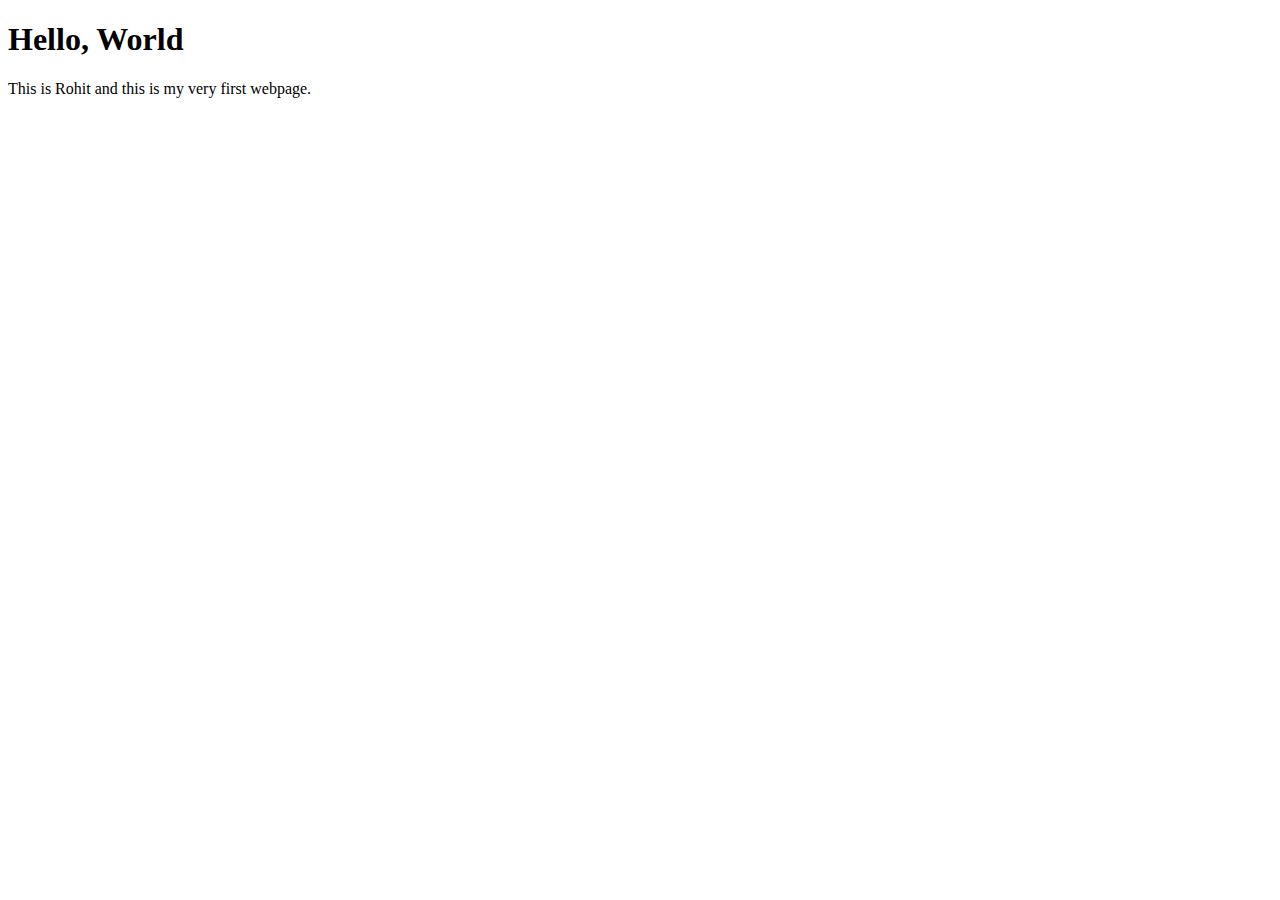
<file: index.html>
<!DOCTYPE html>
<html lang="en">
  <head>
    <meta charset="UTF-8" />
    <meta http-equiv="X-UA-Compatible" content="IE=edge" />
    <meta name="viewport" content="width=device-width, initial-scale=1.0" />
    <title>My First Webpage</title>
  </head>
  <body>
    <h1>Hello, World</h1>
    <p>This is Rohit and this is my very first webpage.</p>
  </body>
</html>
</file>
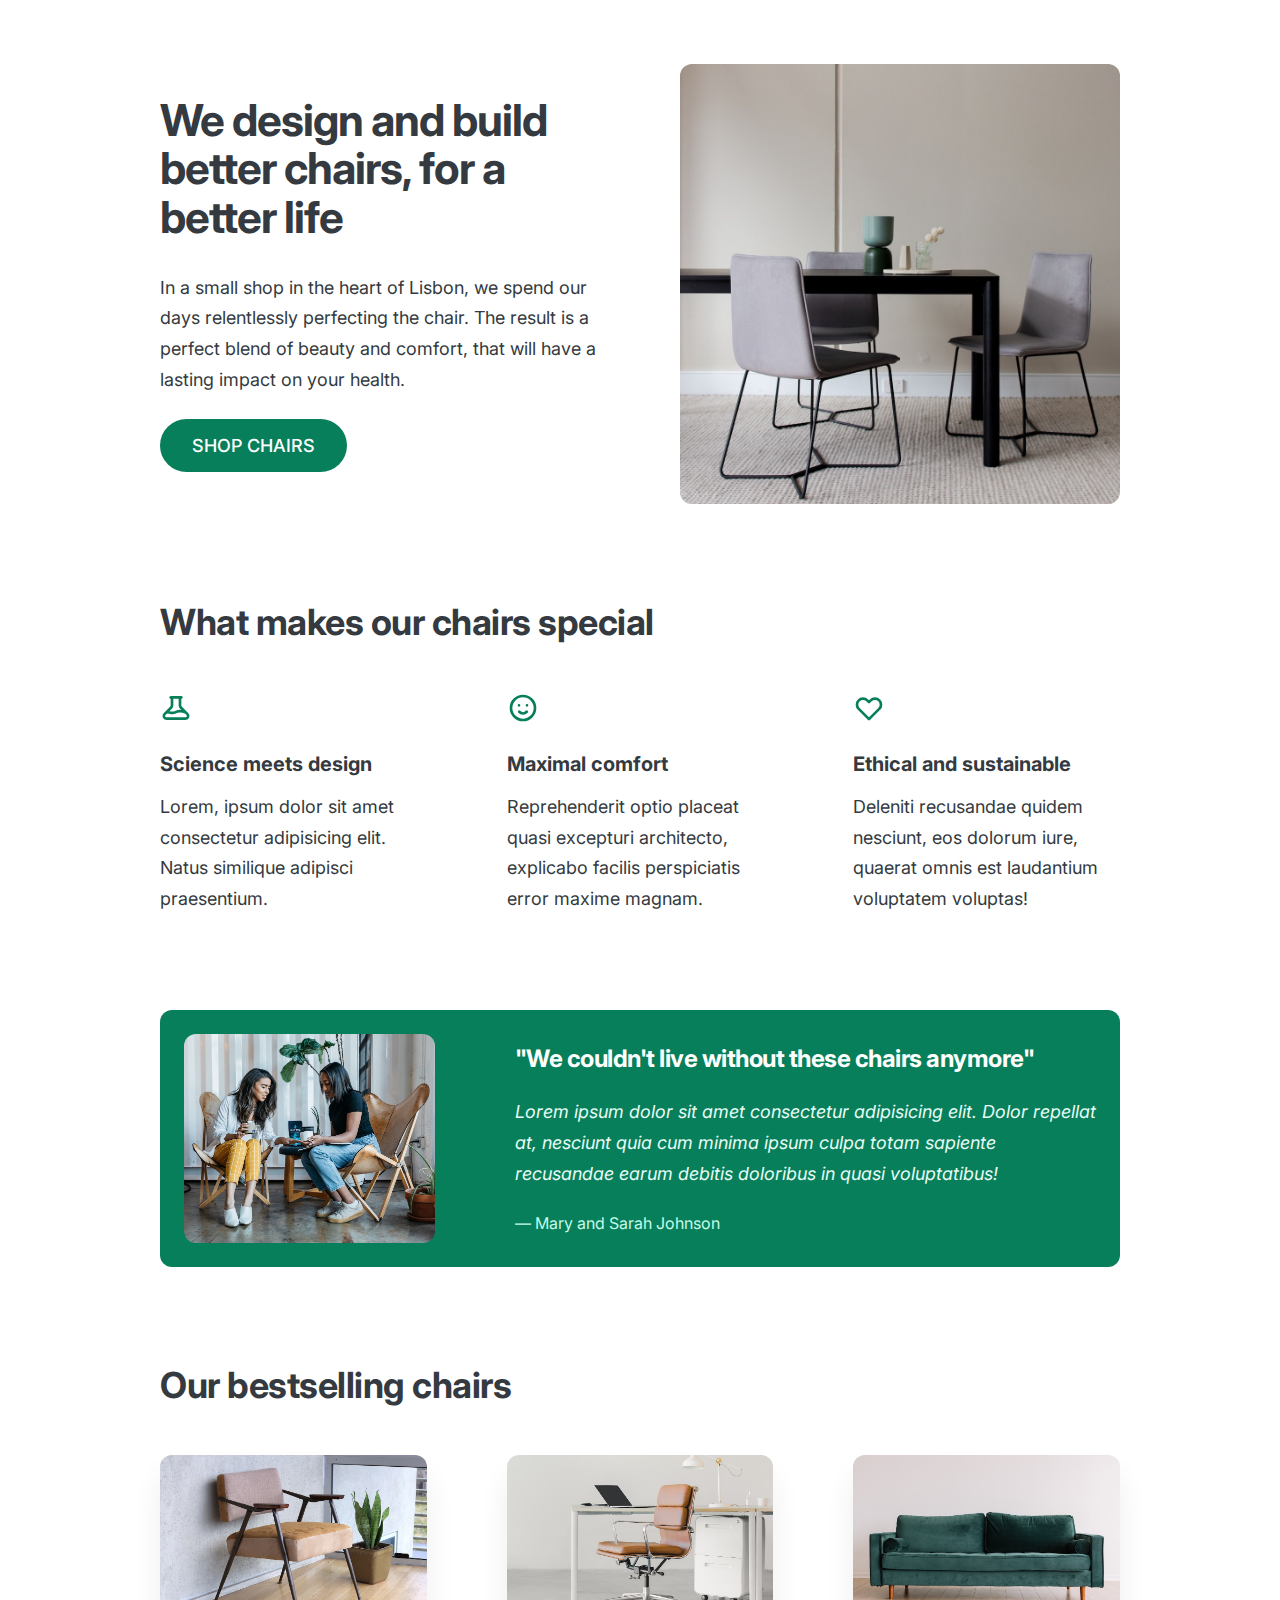
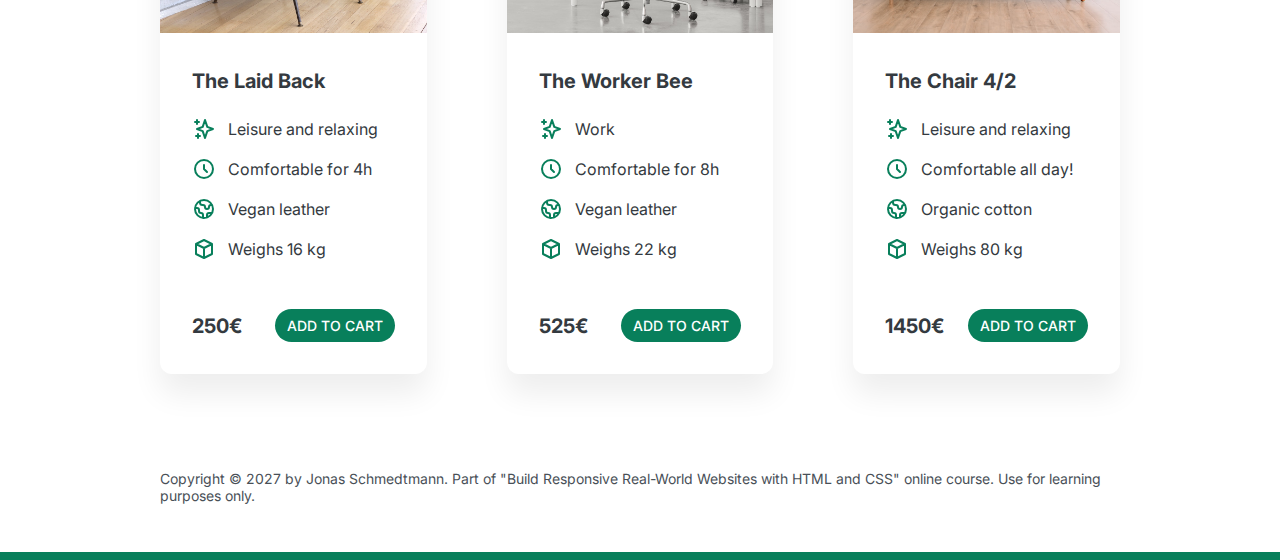
<file: 05-Design/index.html>
<!DOCTYPE html>
<html lang="en">
  <head>
    <meta charset="UTF-8" />
    <meta http-equiv="X-UA-Compatible" content="IE=edge" />
    <meta name="viewport" content="width=device-width, initial-scale=1.0" />
    <link rel="preconnect" href="https://fonts.googleapis.com" />
    <link rel="preconnect" href="https://fonts.gstatic.com" crossorigin />
    <link
      href="https://fonts.googleapis.com/css2?family=Inter:wght@400;500;600;700&display=swap"
      rel="stylesheet"
    />
    <link rel="stylesheet" href="style.css" />
    <title>Lisbon Chair Shop</title>
  </head>
  <body>
    <div class="container">
      <header>
        <div class="header-text-box">
          <h1>We design and build better chairs, for a better life</h1>
          <p class="header-text">
            In a small shop in the heart of Lisbon, we spend our days
            relentlessly perfecting the chair. The result is a perfect blend of
            beauty and comfort, that will have a lasting impact on your health.
          </p>
          <a class="btn btn--big" href="#">Shop chairs</a>
        </div>
        <img src="hero.jpg" alt="Photo" />
      </header>

      <section>
        <h2>What makes our chairs special</h2>
        <div class="grid-3-cols">
          <div>
            <svg
              xmlns="http://www.w3.org/2000/svg"
              class="features-icon"
              fill="none"
              viewBox="0 0 24 24"
              stroke="currentColor"
            >
              <path
                stroke-linecap="round"
                stroke-linejoin="round"
                stroke-width="2"
                d="M19.428 15.428a2 2 0 00-1.022-.547l-2.387-.477a6 6 0 00-3.86.517l-.318.158a6 6 0 01-3.86.517L6.05 15.21a2 2 0 00-1.806.547M8 4h8l-1 1v5.172a2 2 0 00.586 1.414l5 5c1.26 1.26.367 3.414-1.415 3.414H4.828c-1.782 0-2.674-2.154-1.414-3.414l5-5A2 2 0 009 10.172V5L8 4z"
              />
            </svg>
            <p class="features-title"><strong>Science meets design</strong></p>
            <p class="features-text">
              Lorem, ipsum dolor sit amet consectetur adipisicing elit. Natus
              similique adipisci praesentium.
            </p>
          </div>

          <div>
            <svg
              xmlns="http://www.w3.org/2000/svg"
              class="features-icon"
              fill="none"
              viewBox="0 0 24 24"
              stroke="currentColor"
            >
              <path
                stroke-linecap="round"
                stroke-linejoin="round"
                stroke-width="2"
                d="M14.828 14.828a4 4 0 01-5.656 0M9 10h.01M15 10h.01M21 12a9 9 0 11-18 0 9 9 0 0118 0z"
              />
            </svg>
            <p class="features-title">
              <strong>Maximal comfort</strong>
            </p>
            <p class="features-text">
              Reprehenderit optio placeat quasi excepturi architecto, explicabo
              facilis perspiciatis error maxime magnam.
            </p>
          </div>

          <div>
            <svg
              xmlns="http://www.w3.org/2000/svg"
              class="features-icon"
              fill="none"
              viewBox="0 0 24 24"
              stroke="currentColor"
            >
              <path
                stroke-linecap="round"
                stroke-linejoin="round"
                stroke-width="2"
                d="M4.318 6.318a4.5 4.5 0 000 6.364L12 20.364l7.682-7.682a4.5 4.5 0 00-6.364-6.364L12 7.636l-1.318-1.318a4.5 4.5 0 00-6.364 0z"
              />
            </svg>
            <p class="features-title">
              <strong>Ethical and sustainable</strong>
            </p>
            <p class="features-text">
              Deleniti recusandae quidem nesciunt, eos dolorum iure, quaerat
              omnis est laudantium voluptatem voluptas!
            </p>
          </div>
        </div>
      </section>

      <section class="testimonial-section">
        <div class="grid-3-cols">
          <img src="customers.jpg" alt="People sitting on chairs" />
          <div class="testimonial-box">
            <h2>"We couldn't live without these chairs anymore"</h2>
            <blockquote class="testimonial-text">
              Lorem ipsum dolor sit amet consectetur adipisicing elit. Dolor
              repellat at, nesciunt quia cum minima ipsum culpa totam sapiente
              recusandae earum debitis doloribus in quasi voluptatibus!
            </blockquote>
            <p class="testimonial-author">&mdash; Mary and Sarah Johnson</p>
          </div>
        </div>
      </section>

      <section>
        <h2>Our bestselling chairs</h2>
        <div class="grid-3-cols">
          <figure class="chair">
            <img src="chair-1.jpg" alt="Chair" />
            <div class="chair-box">
              <h3>The Laid Back</h3>
              <ul class="chair-details">
                <li>
                  <svg
                    xmlns="http://www.w3.org/2000/svg"
                    class="chair-icon"
                    fill="none"
                    viewBox="0 0 24 24"
                    stroke="currentColor"
                  >
                    <path
                      stroke-linecap="round"
                      stroke-linejoin="round"
                      stroke-width="2"
                      d="M5 3v4M3 5h4M6 17v4m-2-2h4m5-16l2.286 6.857L21 12l-5.714 2.143L13 21l-2.286-6.857L5 12l5.714-2.143L13 3z"
                    />
                  </svg>
                  <!-- Span is a generic INLINE text element, it doesn't have any meaning. It's like a div element, but inline -->
                  <span>Leisure and relaxing</span>
                </li>
                <li>
                  <svg
                    xmlns="http://www.w3.org/2000/svg"
                    class="chair-icon"
                    fill="none"
                    viewBox="0 0 24 24"
                    stroke="currentColor"
                  >
                    <path
                      stroke-linecap="round"
                      stroke-linejoin="round"
                      stroke-width="2"
                      d="M12 8v4l3 3m6-3a9 9 0 11-18 0 9 9 0 0118 0z"
                    />
                  </svg>
                  <span>Comfortable for 4h</span>
                </li>
                <li>
                  <svg
                    xmlns="http://www.w3.org/2000/svg"
                    class="chair-icon"
                    fill="none"
                    viewBox="0 0 24 24"
                    stroke="currentColor"
                  >
                    <path
                      stroke-linecap="round"
                      stroke-linejoin="round"
                      stroke-width="2"
                      d="M3.055 11H5a2 2 0 012 2v1a2 2 0 002 2 2 2 0 012 2v2.945M8 3.935V5.5A2.5 2.5 0 0010.5 8h.5a2 2 0 012 2 2 2 0 104 0 2 2 0 012-2h1.064M15 20.488V18a2 2 0 012-2h3.064M21 12a9 9 0 11-18 0 9 9 0 0118 0z"
                    />
                  </svg>
                  <span>Vegan leather</span>
                </li>
                <li>
                  <svg
                    xmlns="http://www.w3.org/2000/svg"
                    class="chair-icon"
                    fill="none"
                    viewBox="0 0 24 24"
                    stroke="currentColor"
                  >
                    <path
                      stroke-linecap="round"
                      stroke-linejoin="round"
                      stroke-width="2"
                      d="M20 7l-8-4-8 4m16 0l-8 4m8-4v10l-8 4m0-10L4 7m8 4v10M4 7v10l8 4"
                    />
                  </svg>
                  <span>Weighs 16 kg</span>
                </li>
              </ul>
              <div class="chair-price">
                <strong>250€</strong>
                <a href="#" class="btn btn--small">Add to cart</a>
              </div>
            </div>
          </figure>

          <figure class="chair">
            <img src="chair-2.jpg" alt="Chair" />
            <div class="chair-box">
              <h3>The Worker Bee</h3>
              <ul class="chair-details">
                <li>
                  <svg
                    xmlns="http://www.w3.org/2000/svg"
                    class="chair-icon"
                    fill="none"
                    viewBox="0 0 24 24"
                    stroke="currentColor"
                  >
                    <path
                      stroke-linecap="round"
                      stroke-linejoin="round"
                      stroke-width="2"
                      d="M5 3v4M3 5h4M6 17v4m-2-2h4m5-16l2.286 6.857L21 12l-5.714 2.143L13 21l-2.286-6.857L5 12l5.714-2.143L13 3z"
                    />
                  </svg>
                  <span>Work</span>
                </li>
                <li>
                  <svg
                    xmlns="http://www.w3.org/2000/svg"
                    class="chair-icon"
                    fill="none"
                    viewBox="0 0 24 24"
                    stroke="currentColor"
                  >
                    <path
                      stroke-linecap="round"
                      stroke-linejoin="round"
                      stroke-width="2"
                      d="M12 8v4l3 3m6-3a9 9 0 11-18 0 9 9 0 0118 0z"
                    />
                  </svg>
                  <span>Comfortable for 8h</span>
                </li>
                <li>
                  <svg
                    xmlns="http://www.w3.org/2000/svg"
                    class="chair-icon"
                    fill="none"
                    viewBox="0 0 24 24"
                    stroke="currentColor"
                  >
                    <path
                      stroke-linecap="round"
                      stroke-linejoin="round"
                      stroke-width="2"
                      d="M3.055 11H5a2 2 0 012 2v1a2 2 0 002 2 2 2 0 012 2v2.945M8 3.935V5.5A2.5 2.5 0 0010.5 8h.5a2 2 0 012 2 2 2 0 104 0 2 2 0 012-2h1.064M15 20.488V18a2 2 0 012-2h3.064M21 12a9 9 0 11-18 0 9 9 0 0118 0z"
                    />
                  </svg>
                  <span>Vegan leather</span>
                </li>
                <li>
                  <svg
                    xmlns="http://www.w3.org/2000/svg"
                    class="chair-icon"
                    fill="none"
                    viewBox="0 0 24 24"
                    stroke="currentColor"
                  >
                    <path
                      stroke-linecap="round"
                      stroke-linejoin="round"
                      stroke-width="2"
                      d="M20 7l-8-4-8 4m16 0l-8 4m8-4v10l-8 4m0-10L4 7m8 4v10M4 7v10l8 4"
                    />
                  </svg>
                  <span>Weighs 22 kg</span>
                </li>
              </ul>
              <div class="chair-price">
                <strong>525€</strong>
                <a href="#" class="btn btn--small">Add to cart</a>
              </div>
            </div>
          </figure>

          <figure class="chair">
            <img src="chair-3.jpg" alt="Chair" />
            <div class="chair-box">
              <h3>The Chair 4/2</h3>
              <ul class="chair-details">
                <li>
                  <svg
                    xmlns="http://www.w3.org/2000/svg"
                    class="chair-icon"
                    fill="none"
                    viewBox="0 0 24 24"
                    stroke="currentColor"
                  >
                    <path
                      stroke-linecap="round"
                      stroke-linejoin="round"
                      stroke-width="2"
                      d="M5 3v4M3 5h4M6 17v4m-2-2h4m5-16l2.286 6.857L21 12l-5.714 2.143L13 21l-2.286-6.857L5 12l5.714-2.143L13 3z"
                    />
                  </svg>
                  <span>Leisure and relaxing</span>
                </li>
                <li>
                  <svg
                    xmlns="http://www.w3.org/2000/svg"
                    class="chair-icon"
                    fill="none"
                    viewBox="0 0 24 24"
                    stroke="currentColor"
                  >
                    <path
                      stroke-linecap="round"
                      stroke-linejoin="round"
                      stroke-width="2"
                      d="M12 8v4l3 3m6-3a9 9 0 11-18 0 9 9 0 0118 0z"
                    />
                  </svg>
                  <span>Comfortable all day!</span>
                </li>
                <li>
                  <svg
                    xmlns="http://www.w3.org/2000/svg"
                    class="chair-icon"
                    fill="none"
                    viewBox="0 0 24 24"
                    stroke="currentColor"
                  >
                    <path
                      stroke-linecap="round"
                      stroke-linejoin="round"
                      stroke-width="2"
                      d="M3.055 11H5a2 2 0 012 2v1a2 2 0 002 2 2 2 0 012 2v2.945M8 3.935V5.5A2.5 2.5 0 0010.5 8h.5a2 2 0 012 2 2 2 0 104 0 2 2 0 012-2h1.064M15 20.488V18a2 2 0 012-2h3.064M21 12a9 9 0 11-18 0 9 9 0 0118 0z"
                    />
                  </svg>
                  <span>Organic cotton</span>
                </li>
                <li>
                  <svg
                    xmlns="http://www.w3.org/2000/svg"
                    class="chair-icon"
                    fill="none"
                    viewBox="0 0 24 24"
                    stroke="currentColor"
                  >
                    <path
                      stroke-linecap="round"
                      stroke-linejoin="round"
                      stroke-width="2"
                      d="M20 7l-8-4-8 4m16 0l-8 4m8-4v10l-8 4m0-10L4 7m8 4v10M4 7v10l8 4"
                    />
                  </svg>
                  <span>Weighs 80 kg</span>
                </li>
              </ul>
              <div class="chair-price">
                <strong>1450€</strong>
                <a href="#" class="btn btn--small">Add to cart</a>
              </div>
            </div>
          </figure>
        </div>
      </section>

      <footer>
        Copyright &copy; 2027 by Jonas Schmedtmann. Part of "Build Responsive
        Real-World Websites with HTML and CSS" online course. Use for learning
        purposes only.
      </footer>
    </div>
  </body>
</html>
</file>
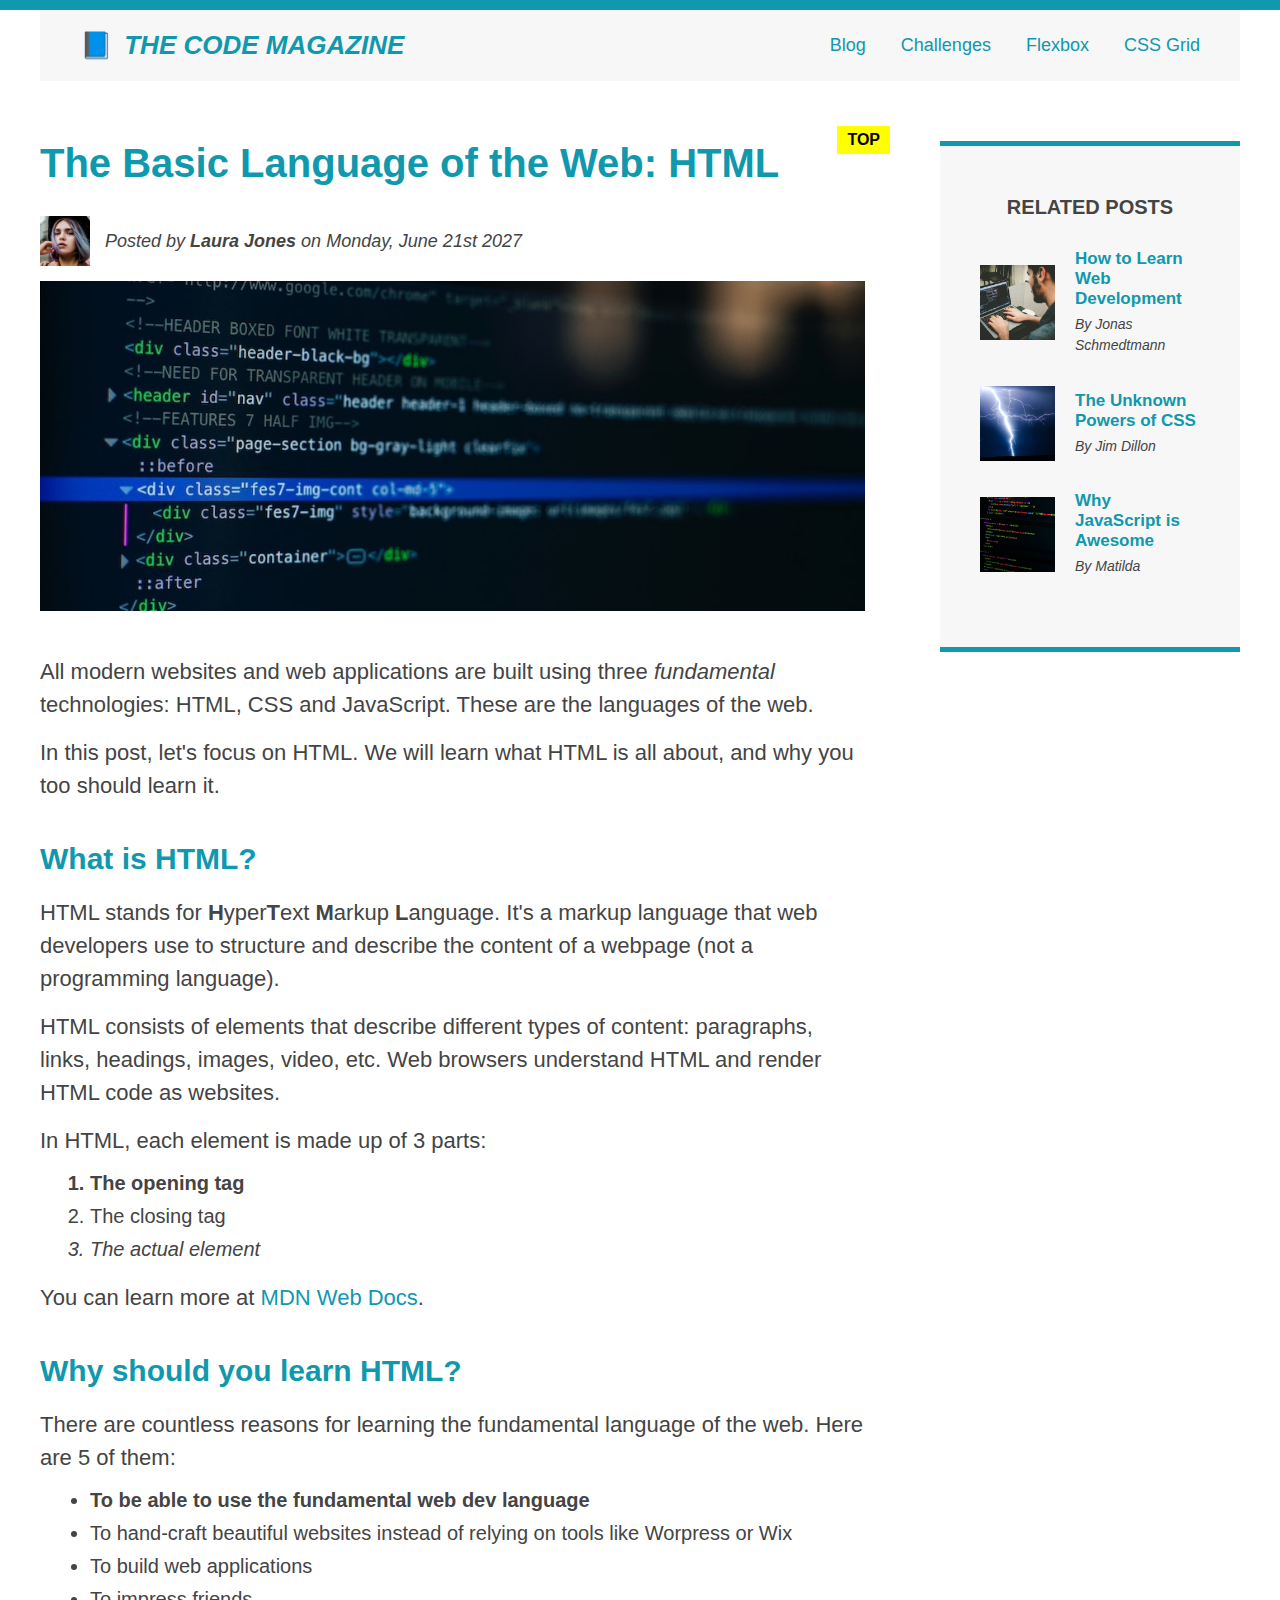
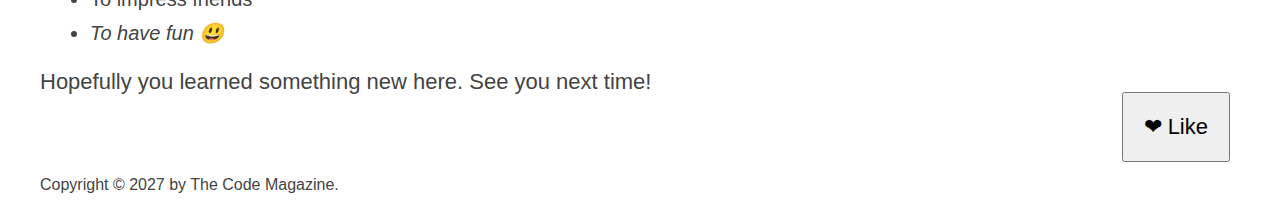
<file: HTML Fundamentals/index.html>
<!DOCTYPE html>
<html lang="en">
  <head>
    <meta charset="UTF-8" />
    <link href="style.css" rel="stylesheet" />
    <title>The Basic Language of the Web: HTML</title>
  </head>

  <body>
    <div class="container">
      <header class="main-header clearfix">
        <h1>📘 The Code Magazine</h1>

        <nav>
          <a href="blog.html">Blog</a>
          <a href="#">Challenges</a>
          <a href="flexbox.html">Flexbox</a>
          <a href="css-grid.html">CSS Grid</a>
        </nav>

        <!-- as part of first solution to float -->
        <!-- <div class="clear"></div>  -->
      </header>
      <!-- Only neccesary for flexbox -->
      <!-- <div class="row"> -->
      <article>
        <header class="post-header">
          <h2>The Basic Language of the Web: HTML</h2>
          <div class="author-box">
            <img
              src="img/laura-jones.jpg"
              alt="Headshot of Laura Jones"
              height="50"
              width="50"
              class="author-img"
            />

            <p id="author" class="author">
              Posted by <strong>Laura Jones</strong> on Monday, June 21st 2027
            </p>
          </div>
          <img
            src="img/post-img.jpg"
            alt="HTML code on a screen"
            width="500"
            height="200"
            class="post-img"
          />
        </header>

        <p>
          All modern websites and web applications are built using three
          <em>fundamental</em>
          technologies: HTML, CSS and JavaScript. These are the languages of the
          web.
        </p>

        <p>
          In this post, let's focus on HTML. We will learn what HTML is all
          about, and why you too should learn it.
        </p>

        <h3>What is HTML?</h3>
        <p>
          HTML stands for <strong>H</strong>yper<strong>T</strong>ext
          <strong>M</strong>arkup <strong>L</strong>anguage. It's a markup
          language that web developers use to structure and describe the content
          of a webpage (not a programming language).
        </p>
        <p>
          HTML consists of elements that describe different types of content:
          paragraphs, links, headings, images, video, etc. Web browsers
          understand HTML and render HTML code as websites.
        </p>
        <p>In HTML, each element is made up of 3 parts:</p>

        <ol>
          <li>The opening tag</li>
          <li>The closing tag</li>
          <li>The actual element</li>
        </ol>

        <p>
          You can learn more at
          <a
            href="https://developer.mozilla.org/en-US/docs/Web/HTML"
            target="_blank"
            >MDN Web Docs</a
          >.
        </p>

        <h3>Why should you learn HTML?</h3>

        <p>
          There are countless reasons for learning the fundamental language of
          the web. Here are 5 of them:
        </p>

        <ul>
          <li>To be able to use the fundamental web dev language</li>
          <li>
            To hand-craft beautiful websites instead of relying on tools like
            Worpress or Wix
          </li>
          <li>To build web applications</li>
          <li>To impress friends</li>
          <li>To have fun 😃</li>
        </ul>

        <p>Hopefully you learned something new here. See you next time!</p>
      </article>

      <aside>
        <h4>Related posts</h4>

        <ul class="related">
          <li class="related-post">
            <img
              src="img/related-1.jpg"
              alt="Person programming"
              width="75"
              height="75"
            />
            <div>
              <a href="#" class="related-link">How to Learn Web Development</a>
              <p class="related-author">By Jonas Schmedtmann</p>
            </div>
          </li>
          <li class="related-post">
            <img
              src="img/related-2.jpg"
              alt="Lightning"
              width="75"
              height="75"
            />
            <div>
              <a href="#" class="related-link">The Unknown Powers of CSS</a>
              <p class="related-author">By Jim Dillon</p>
            </div>
          </li>
          <li class="related-post">
            <img
              src="img/related-3.jpg"
              alt="JavaScript code on a screen"
              width="75"
              height="75"
            />
            <div>
              <a href="#" class="related-link">Why JavaScript is Awesome</a>
              <p class="related-author">By Matilda</p>
            </div>
          </li>
        </ul>
      </aside>
      <!-- </div> -->

      <footer>
        <p id="copyright" class="copyright text">
          Copyright &copy; 2027 by The Code Magazine.
        </p>
      </footer>
    </div>
    <button>❤ Like</button>
  </body>
</html>
</file>
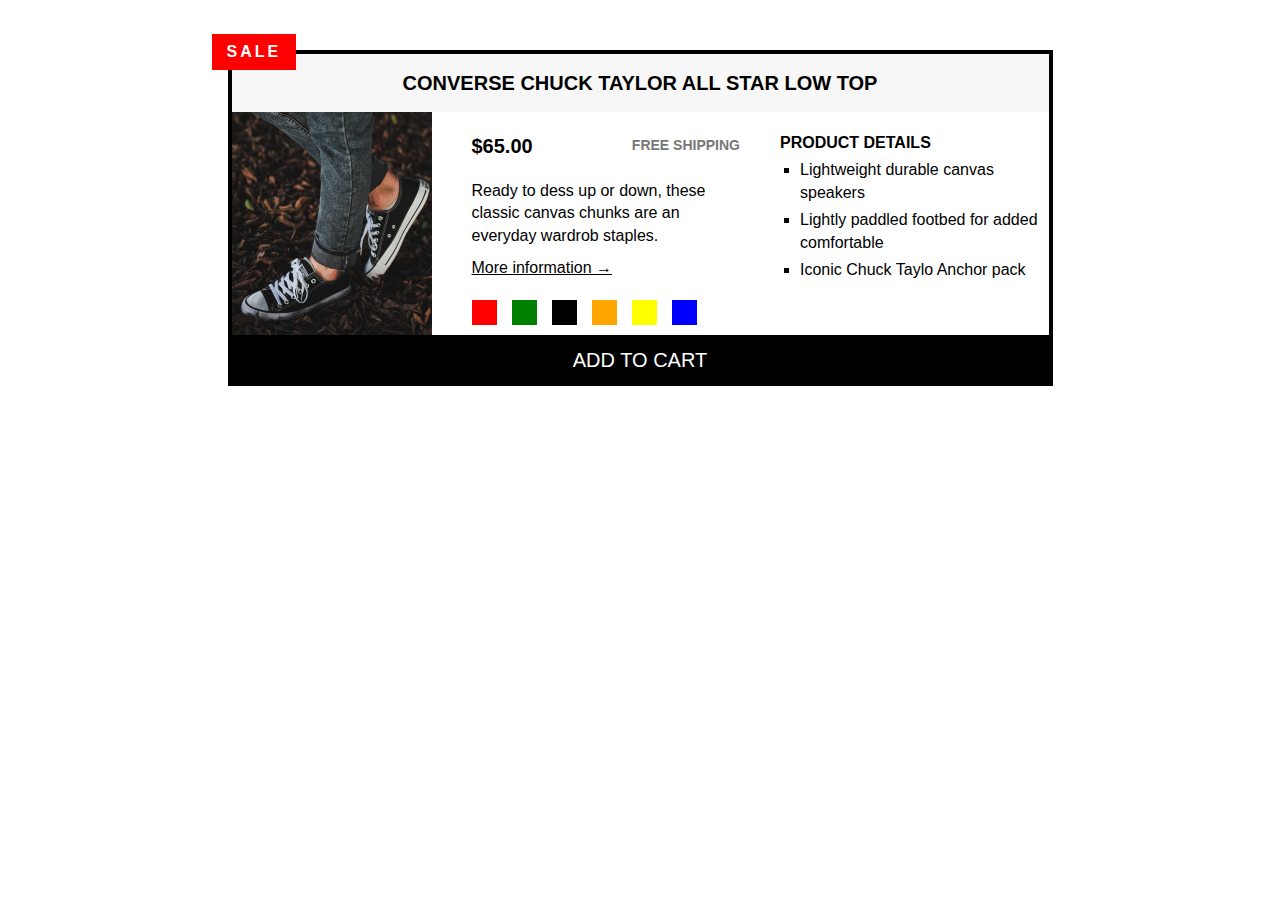
<file: Section 3 - Challenge 1/index.html>
<!DOCTYPE html>
<html lang="en">
  <head>
    <meta charset="UTF-8" />
    <meta http-equiv="X-UA-Compatible" content="IE=edge" />
    <meta name="viewport" content="width=device-width, initial-scale=1.0" />
    <link href="style.css" rel="stylesheet" />
    <title>Challange2</title>
  </head>
  <body>
    <article class="product">
      <p class="sale">Sale</p>
      <h2 class="product-title">Converse chuck taylor all star low top</h2>
      <!-- <div class="row"> -->
      <img
        class="product-img"
        src="img/challenges.jpg"
        alt="A person wearing a shoe"
        height="200"
        width="200"
      />
      <div class="product-info">
        <div class="product-price-row">
          <p class="price"><strong>$65.00</strong></p>
          <p class="shipping">Free Shipping</p>
        </div>
        <p class="product-details">
          Ready to dess up or down, these classic canvas chunks are an everyday
          wardrob staples.
        </p>
        <a class="more-info" href="#">More information &rarr;</a>
        <div class="colors">
          <div class="color color-red"></div>
          <div class="color color-green"></div>
          <div class="color color-black"></div>
          <div class="color color-orange"></div>
          <div class="color color-yellow"></div>
          <div class="color color-blue"></div>
        </div>
      </div>
      <div class="product-properties">
        <h3 class="details-title">Product Details</h3>
        <ul class="details-list">
          <li>Lightweight durable canvas speakers</li>
          <li>Lightly paddled footbed for added comfortable</li>
          <li>Iconic Chuck Taylo Anchor pack</li>
        </ul>
      </div>
      <!-- </div> -->
      <button class="add-cart" type="button">Add to cart</button>
    </article>
  </body>
</html>
</file>
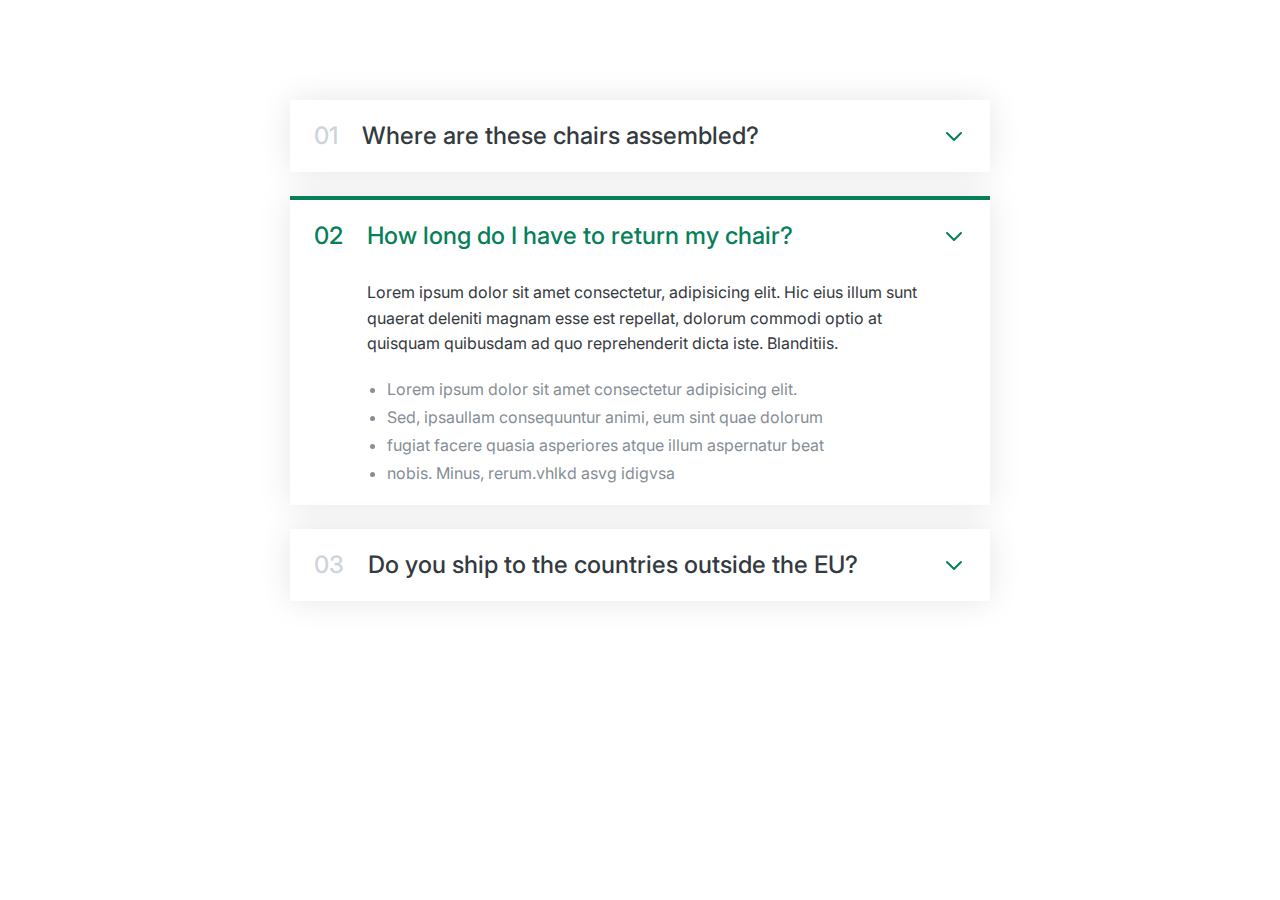
<file: 06-Components/01-accordian.html>
<!DOCTYPE html>
<html lang="en">
  <head>
    <meta charset="UTF-8" />
    <meta http-equiv="X-UA-Compatible" content="IE=edge" />
    <meta name="viewport" content="width=device-width, initial-scale=1.0" />
    <title>Accordian Component</title>
    <link
      href="https://fonts.googleapis.com/css2?family=Inter:wght@400;500;600;700&display=swap"
      rel="stylesheet"
    />
    <style>
      /*
            SPACING SYSTEM (px)
            2 / 4 / 8 / 12 / 16 / 24 / 32 / 48 / 64 / 80 / 96 / 128

            FONT SIZE SYSTEM (px)
            10 / 12 / 14 / 16 / 18 / 20 / 24 / 30 / 36 / 44 / 52 / 62 / 74 / 86 / 98
            */

      /*
            MAIN COLOR: #087f5b
            GREY COLOR: #343a40
            */

      * {
        margin: 0;
        padding: 0;
        box-sizing: border-box;
      }

      body {
        font-family: 'Inter', sans-serif;
        color: #343a40;
        /* resetting the line height */
        line-height: 1;
      }
      .accordian {
        width: 700px;
        margin: 100px auto;
        display: flex;
        flex-direction: column;
        gap: 24px;
      }
      .item {
        box-shadow: 0 0 32px rgba(0, 0, 0, 0.1);
        padding: 24px;
        display: grid;
        grid-template-columns: auto 1fr auto;
        column-gap: 24px;
        row-gap: 32px;
        align-items: center;
      }
      .number,
      .text {
        font-size: 24px;
        font-weight: 500;
        /* color: #087f5b; */
      }

      .number {
        color: #ced4da;
      }
      .icon {
        width: 24px;
        height: 24px;
        stroke: #087f5b;
      }

      .hidden-box {
        grid-column: 2/3;
        display: none;
      }
      .hidden-box p {
        line-height: 1.6;
        margin-bottom: 24px;
      }
      .hidden-box ul {
        color: #868e96;
        margin-left: 20px;
        display: flex;
        flex-direction: column;
        gap: 12px;
      }

      /* can be done this way as well. 
      .hidden-box li {
        margin-bottom: 12px;
      }
      .hidden-box li:last-child {
        margin-bottom: 0;
      } */

      .open {
        border-top: 4px solid #087f5b;
      }

      .open .hidden-box {
        display: block;
      }
      .open .number,
      .open .text {
        color: #087f5b;
      }
    </style>
  </head>
  <body>
    <div class="accordian">
      <div class="item">
        <p class="number">01</p>
        <p class="text">Where are these chairs assembled?</p>
        <svg
          xmlns="http://www.w3.org/2000/svg"
          class="icon"
          fill="none"
          viewBox="0 0 24 24"
          stroke="currentColor"
        >
          <path
            stroke-linecap="round"
            stroke-linejoin="round"
            stroke-width="2"
            d="M19 9l-7 7-7-7"
          />
        </svg>
        <div class="hidden-box">
          <p>
            Lorem ipsum dolor sit amet consectetur, adipisicing elit. Hic eius
            illum sunt quaerat deleniti magnam esse est repellat, dolorum
            commodi optio at quisquam quibusdam ad quo reprehenderit dicta iste.
            Blanditiis.
          </p>
          <ul>
            <li>Lorem ipsum dolor sit amet consectetur adipisicing elit.</li>
            <li>Sed, ipsaullam consequuntur animi, eum sint quae dolorum</li>
            <li>fugiat facere quasia asperiores atque illum aspernatur beat</li>
            <li>nobis. Minus, rerum.vhlkd asvg idigvsa</li>
          </ul>
        </div>
      </div>
      <div class="item open">
        <p class="number">02</p>
        <p class="text">How long do I have to return my chair?</p>
        <svg
          xmlns="http://www.w3.org/2000/svg"
          class="icon"
          fill="none"
          viewBox="0 0 24 24"
          stroke="currentColor"
        >
          <path
            stroke-linecap="round"
            stroke-linejoin="round"
            stroke-width="2"
            d="M19 9l-7 7-7-7"
          />
        </svg>
        <div class="hidden-box">
          <p>
            Lorem ipsum dolor sit amet consectetur, adipisicing elit. Hic eius
            illum sunt quaerat deleniti magnam esse est repellat, dolorum
            commodi optio at quisquam quibusdam ad quo reprehenderit dicta iste.
            Blanditiis.
          </p>
          <ul>
            <li>Lorem ipsum dolor sit amet consectetur adipisicing elit.</li>
            <li>Sed, ipsaullam consequuntur animi, eum sint quae dolorum</li>
            <li>fugiat facere quasia asperiores atque illum aspernatur beat</li>
            <li>nobis. Minus, rerum.vhlkd asvg idigvsa</li>
          </ul>
        </div>
      </div>
      <div class="item">
        <p class="number">03</p>
        <p class="text">Do you ship to the countries outside the EU?</p>
        <svg
          xmlns="http://www.w3.org/2000/svg"
          class="icon"
          fill="none"
          viewBox="0 0 24 24"
          stroke="currentColor"
        >
          <path
            stroke-linecap="round"
            stroke-linejoin="round"
            stroke-width="2"
            d="M19 9l-7 7-7-7"
          />
        </svg>
        <div class="hidden-box">
          <p>
            Lorem ipsum dolor sit amet consectetur, adipisicing elit. Hic eius
            illum sunt quaerat deleniti magnam esse est repellat, dolorum
            commodi optio at quisquam quibusdam ad quo reprehenderit dicta iste.
            Blanditiis.
          </p>
          <ul>
            <li>Lorem ipsum dolor sit amet consectetur adipisicing elit.</li>
            <li>Sed, ipsaullam consequuntur animi, eum sint quae dolorum</li>
            <li>fugiat facere quasia asperiores atque illum aspernatur beat</li>
            <li>nobis. Minus, rerum.vhlkd asvg idigvsa</li>
          </ul>
        </div>
      </div>
    </div>
  </body>
</html>
</file>
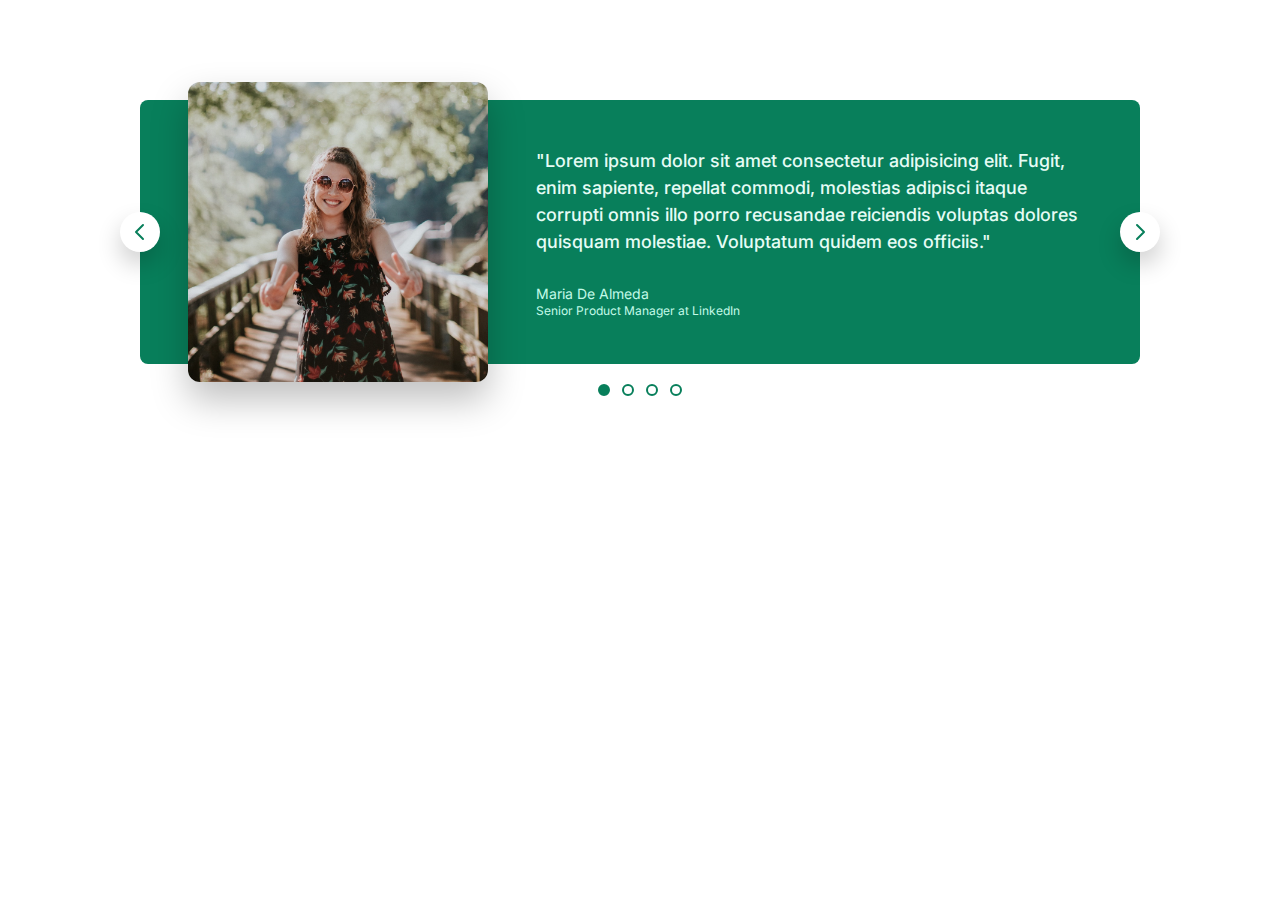
<file: 06-Components/02 - corousel.html>
<!DOCTYPE html>
<html lang="en">
  <head>
    <meta charset="UTF-8" />
    <meta http-equiv="X-UA-Compatible" content="IE=edge" />
    <meta name="viewport" content="width=device-width, initial-scale=1.0" />
    <title>Corousel Component</title>
    <link
      href="https://fonts.googleapis.com/css2?family=Inter:wght@400;500;600;700&display=swap"
      rel="stylesheet"
    />
    <style>
      /*
            SPACING SYSTEM (px)
            2 / 4 / 8 / 12 / 16 / 24 / 32 / 48 / 64 / 80 / 96 / 128

            FONT SIZE SYSTEM (px)
            10 / 12 / 14 / 16 / 18 / 20 / 24 / 30 / 36 / 44 / 52 / 62 / 74 / 86 / 98
            */

      /*
            MAIN COLOR: #087f5b
            GREY COLOR: #343a40
            */

      * {
        margin: 0;
        padding: 0;
        box-sizing: border-box;
      }

      body {
        font-family: 'Inter', sans-serif;
        color: #343a40;
        /* resetting the line height */
        line-height: 1;
      }

      img {
        height: 200px;
        border-radius: 8px;
        transform: scale(1.5);
        box-shadow: 0 12px 24px rgba(0, 0, 0, 0.25);
      }

      .testimonial-text {
        font-size: 18px;
        font-weight: 500;
        line-height: 1.5;
        margin-bottom: 32px;
        color: #e6fcf5;
      }

      .testimonial-author {
        font-size: 14px;
        margin-bottom: 4px;
        color: #c3fae8;
      }

      .testimonial-job {
        font-size: 12px;
        color: #c3fae8;
      }
      .carousel {
        background-color: #087f5b;
        width: 1000px;
        margin: 100px auto;
        border-radius: 8px;
        /* padding: 32px;
        padding-left: 98px;
        padding-right: 48px; */

        padding: 32px 48px 32px 98px;
        display: flex;
        align-items: center;
        gap: 98px;
        position: relative;
      }

      /* CONTROLS */
      .btn {
        background-color: #fff;
        border: none;
        height: 40px;
        width: 40px;
        position: absolute;
        border-radius: 50%;

        /* transform: translate(0, -50%); */
        box-shadow: 0 12px 24px rgba(0, 0, 0, 0.2);

        /* A trick to set icon in the center */
        display: flex;
        align-items: center;
        justify-content: center;

        cursor: pointer;
      }

      .btn--left {
        /* In relation to parent element */
        left: 0;
        top: 50%;

        /* In relation to element itself */
        transform: translate(-50%, -50%);
      }

      .btn--right {
        right: 0;
        top: 50%;
        transform: translate(50%, -50%);
      }
      .btn-icon {
        height: 24px;
        width: 24px;
        stroke: #087f5b;
      }
      .dots {
        position: absolute;
        left: 50%;
        bottom: 0;
        transform: translate(-50%, 32px);
        display: flex;
        gap: 12px;
      }
      .dot {
        height: 12px;
        width: 12px;
        background-color: #fff;
        border: 2px solid #087f5b;
        border-radius: 50%;
        cursor: pointer;
      }
      .dot--fill {
        background-color: #087f5b;
      }
    </style>
  </head>
  <body>
    <div class="carousel">
      <img src="maria.jpg" alt="Maria de almeda" />
      <blockquote class="testimonial">
        <p class="testimonial-text">
          "Lorem ipsum dolor sit amet consectetur adipisicing elit. Fugit, enim
          sapiente, repellat commodi, molestias adipisci itaque corrupti omnis
          illo porro recusandae reiciendis voluptas dolores quisquam molestiae.
          Voluptatum quidem eos officiis."
        </p>
        <p class="testimonial-author">Maria De Almeda</p>
        <p class="testimonial-job">Senior Product Manager at LinkedIn</p>
      </blockquote>
      <button class="btn btn--left">
        <svg
          xmlns="http://www.w3.org/2000/svg"
          class="btn-icon"
          fill="none"
          viewBox="0 0 24 24"
          stroke="currentColor"
        >
          <path
            stroke-linecap="round"
            stroke-linejoin="round"
            stroke-width="2"
            d="M15 19l-7-7 7-7"
          />
        </svg>
      </button>
      <button class="btn btn--right">
        <svg
          xmlns="http://www.w3.org/2000/svg"
          class="btn-icon"
          fill="none"
          viewBox="0 0 24 24"
          stroke="currentColor"
        >
          <path
            stroke-linecap="round"
            stroke-linejoin="round"
            stroke-width="2"
            d="M9 5l7 7-7 7"
          />
        </svg>
      </button>
      <div class="dots">
        <button class="dot dot--fill">&nbsp;</button>
        <button class="dot">&nbsp;</button>
        <button class="dot">&nbsp;</button>
        <button class="dot">&nbsp;</button>
      </div>
    </div>
  </body>
</html>
</file>
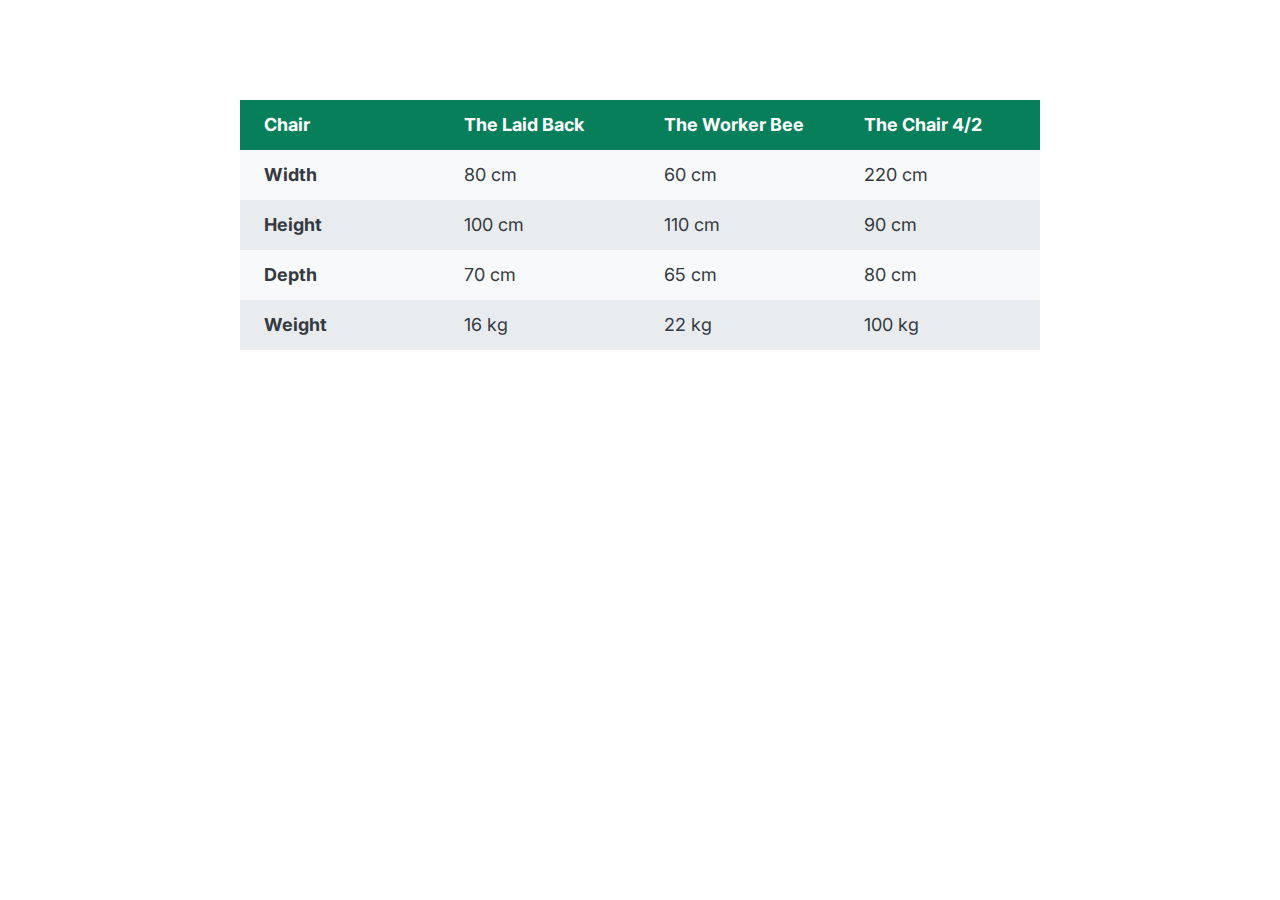
<file: 06-Components/03 - table.html>
<!DOCTYPE html>
<html lang="en">
  <head>
    <meta charset="UTF-8" />
    <meta http-equiv="X-UA-Compatible" content="IE=edge" />
    <meta name="viewport" content="width=device-width, initial-scale=1.0" />
    <title>Table Component</title>
    <link
      href="https://fonts.googleapis.com/css2?family=Inter:wght@400;500;600;700&display=swap"
      rel="stylesheet"
    />
    <style>
      /*
            SPACING SYSTEM (px)
            2 / 4 / 8 / 12 / 16 / 24 / 32 / 48 / 64 / 80 / 96 / 128

            FONT SIZE SYSTEM (px)
            10 / 12 / 14 / 16 / 18 / 20 / 24 / 30 / 36 / 44 / 52 / 62 / 74 / 86 / 98
            */

      /*
            MAIN COLOR: #087f5b
            GREY COLOR: #343a40
            */

      * {
        margin: 0;
        padding: 0;
        box-sizing: border-box;
      }

      body {
        font-family: 'Inter', sans-serif;
        color: #343a40;
        /* resetting the line height */
        line-height: 1;
      }

      table {
        width: 800px;
        margin: 100px auto;
        /* border: 1px solid #343a40; */
        border-collapse: collapse;
        font-size: 18px;
      }

      td,
      th {
        /* border: 1px solid #343a40; */
        padding: 16px 24px;
        text-align: left;
      }

      thead tr {
        background-color: #087f5b;
        color: #fff;
      }
      thead th {
        width: 25%;
      }

      tbody tr:nth-child(odd) {
        background-color: #f8f9fa;
      }

      tbody tr:nth-child(even) {
        background-color: #e9ecef;
      }
    </style>
  </head>
  <body>
    <table>
      <thead>
        <tr>
          <th>Chair</th>
          <th>The Laid Back</th>
          <th>The Worker Bee</th>
          <th>The Chair 4/2</th>
        </tr>
      </thead>

      <tbody>
        <tr>
          <th>Width</th>
          <td>80 cm</td>
          <td>60 cm</td>
          <td>220 cm</td>
        </tr>
        <tr>
          <th>Height</th>
          <td>100 cm</td>
          <td>110 cm</td>
          <td>90 cm</td>
        </tr>
        <tr>
          <th>Depth</th>
          <td>70 cm</td>
          <td>65 cm</td>
          <td>80 cm</td>
        </tr>
        <tr>
          <th>Weight</th>
          <td>16 kg</td>
          <td>22 kg</td>
          <td>100 kg</td>
        </tr>
      </tbody>
    </table>
  </body>
</html>
</file>
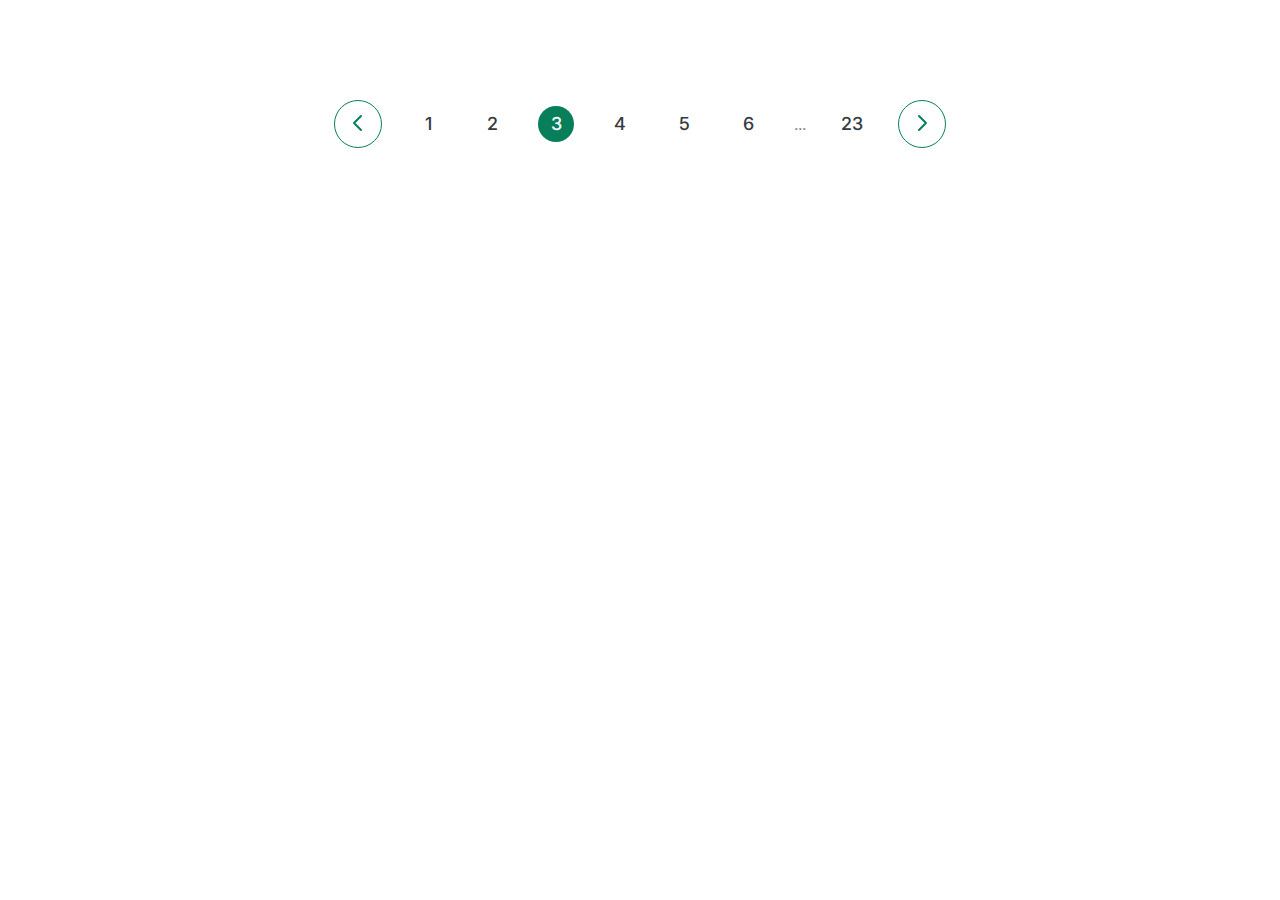
<file: 06-Components/04 - pagination.html>
<!DOCTYPE html>
<html lang="en">
  <head>
    <meta charset="UTF-8" />
    <meta http-equiv="X-UA-Compatible" content="IE=edge" />
    <meta name="viewport" content="width=device-width, initial-scale=1.0" />
    <title>Pagination Component</title>
    <link
      href="https://fonts.googleapis.com/css2?family=Inter:wght@400;500;600;700&display=swap"
      rel="stylesheet"
    />
    <style>
      /*
            SPACING SYSTEM (px)
            2 / 4 / 8 / 12 / 16 / 24 / 32 / 48 / 64 / 80 / 96 / 128

            FONT SIZE SYSTEM (px)
            10 / 12 / 14 / 16 / 18 / 20 / 24 / 30 / 36 / 44 / 52 / 62 / 74 / 86 / 98
            */

      /*
            MAIN COLOR: #087f5b
            GREY COLOR: #343a40
            */

      * {
        margin: 0;
        padding: 0;
        box-sizing: border-box;
      }

      body {
        font-family: 'Inter', sans-serif;
        color: #343a40;
        /* resetting the line height */
        line-height: 1;
        display: flex;
        justify-content: center;
      }

      .pagination {
        margin-top: 100px;
        display: flex;
        gap: 28px;
        align-items: center;
        justify-content: center;
      }

      .btn {
        height: 48px;
        width: 48px;
        background-color: #fff;
        border: 1px solid #087f5b;
        border-radius: 50%;
        cursor: pointer;
      }

      .btn:hover {
        background-color: #087f5b;
        border: 1px solid #fff;
      }

      .btn:hover .btn--icon {
        stroke: #fff;
      }
      .btn--icon {
        height: 24px;
        width: 24px;
        stroke: #087f5b;
      }

      .link:link,
      .link:visited {
        font-size: 18px;
        font-weight: 500;
        text-decoration: none;
        color: #343a40;
        height: 36px;
        width: 36px;
        display: flex;
        align-items: center;
        justify-content: center;
        border-radius: 50%;
      }

      .link:hover,
      .link:active,
      .link.link--current {
        background-color: #087f5b;
        color: #fff;
      }

      .dots {
        color: #868e96;
      }
    </style>
  </head>
  <body>
    <div class="pagination">
      <button class="btn">
        <svg
          xmlns="http://www.w3.org/2000/svg"
          class="btn--icon"
          fill="none"
          viewBox="0 0 24 24"
          stroke="currentColor"
        >
          <path
            stroke-linecap="round"
            stroke-linejoin="round"
            stroke-width="2"
            d="M15 19l-7-7 7-7"
          />
        </svg>
      </button>
      <a class="link" href="#">1</a>
      <a class="link" href="#">2</a>
      <a class="link link--current" href="#">3</a>
      <a class="link" href="#">4</a>
      <a class="link" href="#">5</a>
      <a class="link" href="#">6</a>
      <span class="dots">...</span>
      <a class="link" href="#">23</a>

      <button class="btn">
        <svg
          xmlns="http://www.w3.org/2000/svg"
          class="btn--icon"
          fill="none"
          viewBox="0 0 24 24"
          stroke="currentColor"
        >
          <path
            stroke-linecap="round"
            stroke-linejoin="round"
            stroke-width="2"
            d="M9 5l7 7-7 7"
          />
        </svg>
      </button>
    </div>
  </body>
</html>
</file>
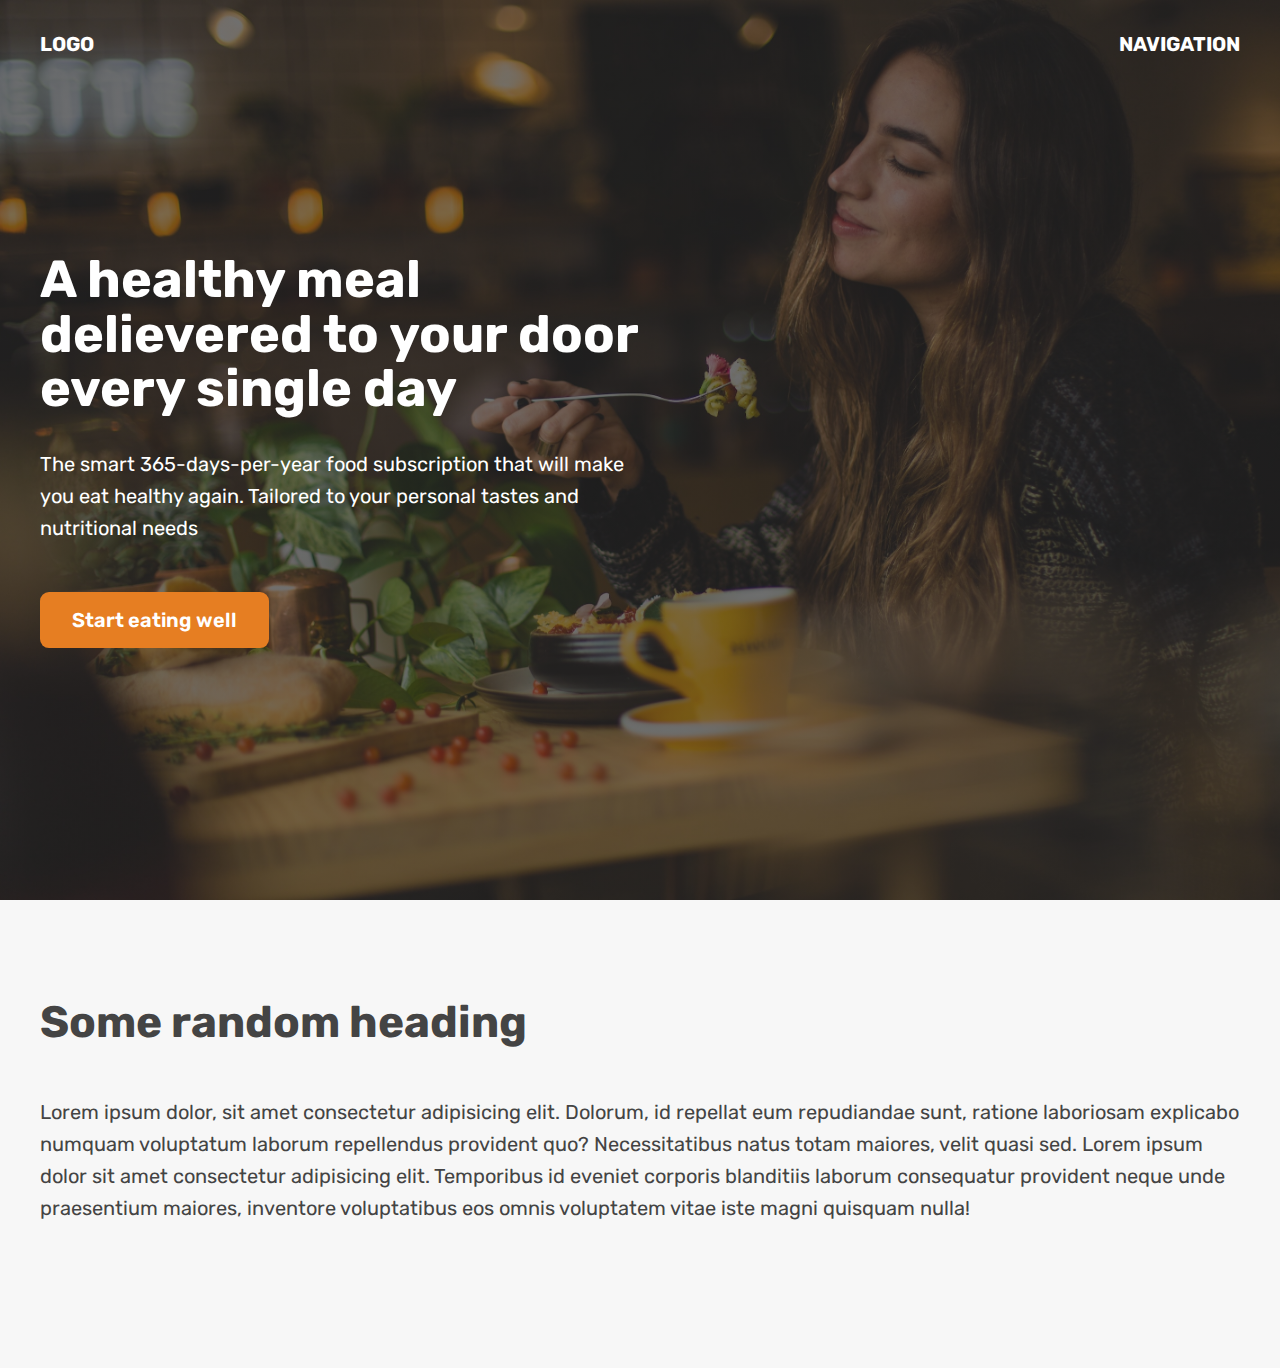
<file: 06-Components/05 - hero.html>
<!DOCTYPE html>
<html lang="en">
  <head>
    <meta charset="UTF-8" />
    <meta http-equiv="X-UA-Compatible" content="IE=edge" />
    <meta name="viewport" content="width=device-width, initial-scale=1.0" />
    <title>Omnifood Hero Section</title>
    <link rel="preconnect" href="https://fonts.googleapis.com" />
    <link rel="preconnect" href="https://fonts.gstatic.com" crossorigin />
    <link
      href="https://fonts.googleapis.com/css2?family=Inter:wght@400;600;700&family=Rubik:wght@400;500;700&display=swap"
      rel="stylesheet"
    />
    <style>
      * {
        margin: 0;
        padding: 0;
        box-sizing: border-box;
      }
      html {
        font-family: 'Rubik', sans-serif;
        color: #444;
      }
      .container {
        width: 1200px;
        margin: 0 auto;
      }
      header {
        height: 100vh;
        position: relative;
        background-image: linear-gradient(
            rgba(34, 34, 34, 0.6),
            rgba(34, 34, 34, 0.6)
          ),
          url(hero.jpg);
        background-size: cover;
        color: #fff;
      }
      nav {
        font-size: 20px;
        font-weight: 700;
        display: flex;
        justify-content: space-between;
        padding-top: 32px;
      }
      .header-container {
        width: 1200px;
        position: absolute;
        /* In relation to the parent size */
        left: 50%;
        top: 50%;
        /* In releation to the ELEMENT size */
        transform: translate(-50%, -50%);
      }
      .header-container-inner {
        width: 50%;
      }
      h1 {
        font-size: 52px;
        margin-bottom: 32px;
        line-height: 1.05;
      }
      p {
        font-size: 20px;
        line-height: 1.6;
        margin-bottom: 48px;
      }
      .btn:link,
      .btn:visited {
        font-size: 20px;
        font-weight: 600;
        background-color: #e67e22;
        color: #fff;
        text-decoration: none;
        /* To give padding to button, it needs to be declared as inline-block */
        /* btn is inline by default */
        /* Inline elements does not take effect of padding */
        display: inline-block;
        /* Basic good idea to keep left right padding double the size of top bottom padding */
        padding: 16px 32px;
        border-radius: 9px;
      }
      h2 {
        font-size: 44px;
        margin-bottom: 48px;
      }
      section {
        padding: 96px 0;
        background-color: #f7f7f7;
      }
    </style>
  </head>
  <body>
    <header>
      <nav class="container">
        <div>LOGO</div>
        <div>NAVIGATION</div>
      </nav>
      <div class="header-container">
        <div class="header-container-inner">
          <h1>A healthy meal delievered to your door every single day</h1>
          <p>
            The smart 365-days-per-year food subscription that will make you eat
            healthy again. Tailored to your personal tastes and nutritional
            needs
          </p>
          <a href="#" class="btn">Start eating well</a>
        </div>
      </div>
    </header>
    <section>
      <div class="container">
        <h2>Some random heading</h2>
        <p>
          Lorem ipsum dolor, sit amet consectetur adipisicing elit. Dolorum, id
          repellat eum repudiandae sunt, ratione laboriosam explicabo numquam
          voluptatum laborum repellendus provident quo? Necessitatibus natus
          totam maiores, velit quasi sed. Lorem ipsum dolor sit amet consectetur
          adipisicing elit. Temporibus id eveniet corporis blanditiis laborum
          consequatur provident neque unde praesentium maiores, inventore
          voluptatibus eos omnis voluptatem vitae iste magni quisquam nulla!
        </p>
      </div>
    </section>
  </body>
</html>
</file>
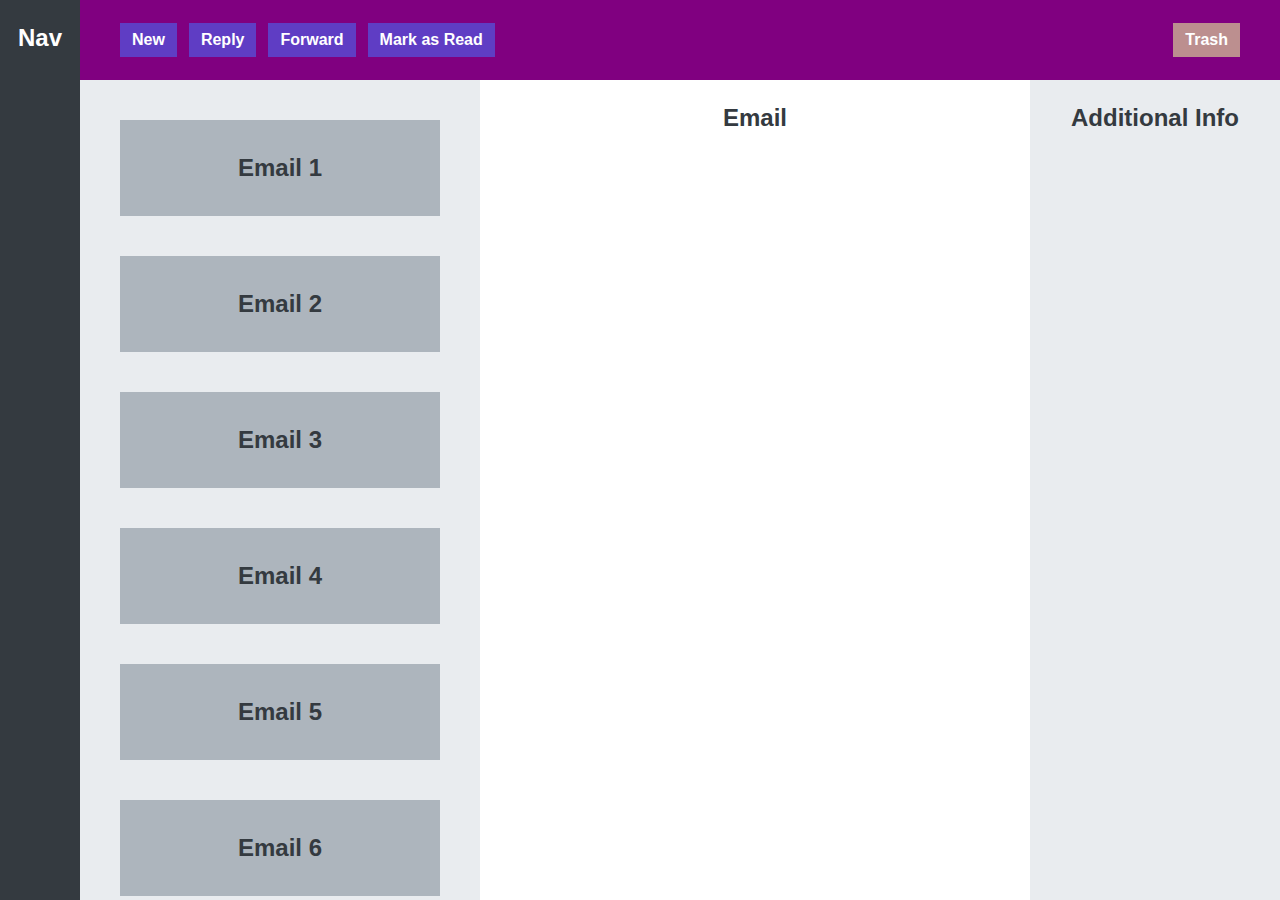
<file: 06-Components/06 - app-layout.html>
<!DOCTYPE html>
<html lang="en">
  <head>
    <meta charset="UTF-8" />
    <meta http-equiv="X-UA-Compatible" content="IE=edge" />
    <meta name="viewport" content="width=device-width, initial-scale=1.0" />
    <title>App Layout</title>
    <style>
      * {
        margin: 0;
        padding: 0;
        box-sizing: border-box;
      }
      body {
        font-family: sans-serif;
        color: #343a40;
        font-size: 24px;
        height: 100vh;
        text-align: center;
        font-weight: bold;
        /* Grid set-up */
        display: grid;
        grid-template-columns: 80px 400px 1fr 250px;
        grid-template-rows: 80px 1fr;
      }
      nav,
      section,
      main,
      aside {
        padding-top: 24px;
      }
      nav {
        background-color: #343a40;
        color: #fff;
        grid-row: 1/-1;
      }
      menu {
        background-color: purple;
        grid-column: 2/-1;
        display: flex;
        align-items: center;
        gap: 12px;
        padding: 0 40px;
      }
      button {
        display: inline-block;
        font-size: 16px;
        font-weight: bold;
        background-color: #5f3dc4;
        border: none;
        cursor: pointer;
        color: #fff;
        padding: 8px 12px;
      }
      button:last-child {
        background-color: rosybrown;
        margin-left: auto;
      }
      section {
        background-color: #e9ecef;
        padding: 40px;

        /* How elements that don't fit into container appear */
        overflow: scroll;

        display: flex;
        flex-direction: column;
        gap: 40px;
      }
      .email {
        background-color: #adb5bd;
        height: 96px;

        display: flex;
        flex-shrink: 0;
        align-items: center;
        justify-content: center;
      }
      aside {
        background-color: #e9ecef;
      }
    </style>
  </head>
  <body>
    <nav>Nav</nav>
    <menu>
      <button>New</button>
      <button>Reply</button>
      <button>Forward</button>
      <button>Mark as Read</button>
      <button>Trash</button>
    </menu>
    <section>
      <div class="email">Email 1</div>
      <div class="email">Email 2</div>
      <div class="email">Email 3</div>
      <div class="email">Email 4</div>
      <div class="email">Email 5</div>
      <div class="email">Email 6</div>
      <div class="email">Email 7</div>
      <div class="email">Email 8</div>
      <div class="email">Email 9</div>
      <div class="email">Email 10</div>
    </section>
    <main>Email</main>
    <aside>Additional Info</aside>
  </body>
</html>
</file>
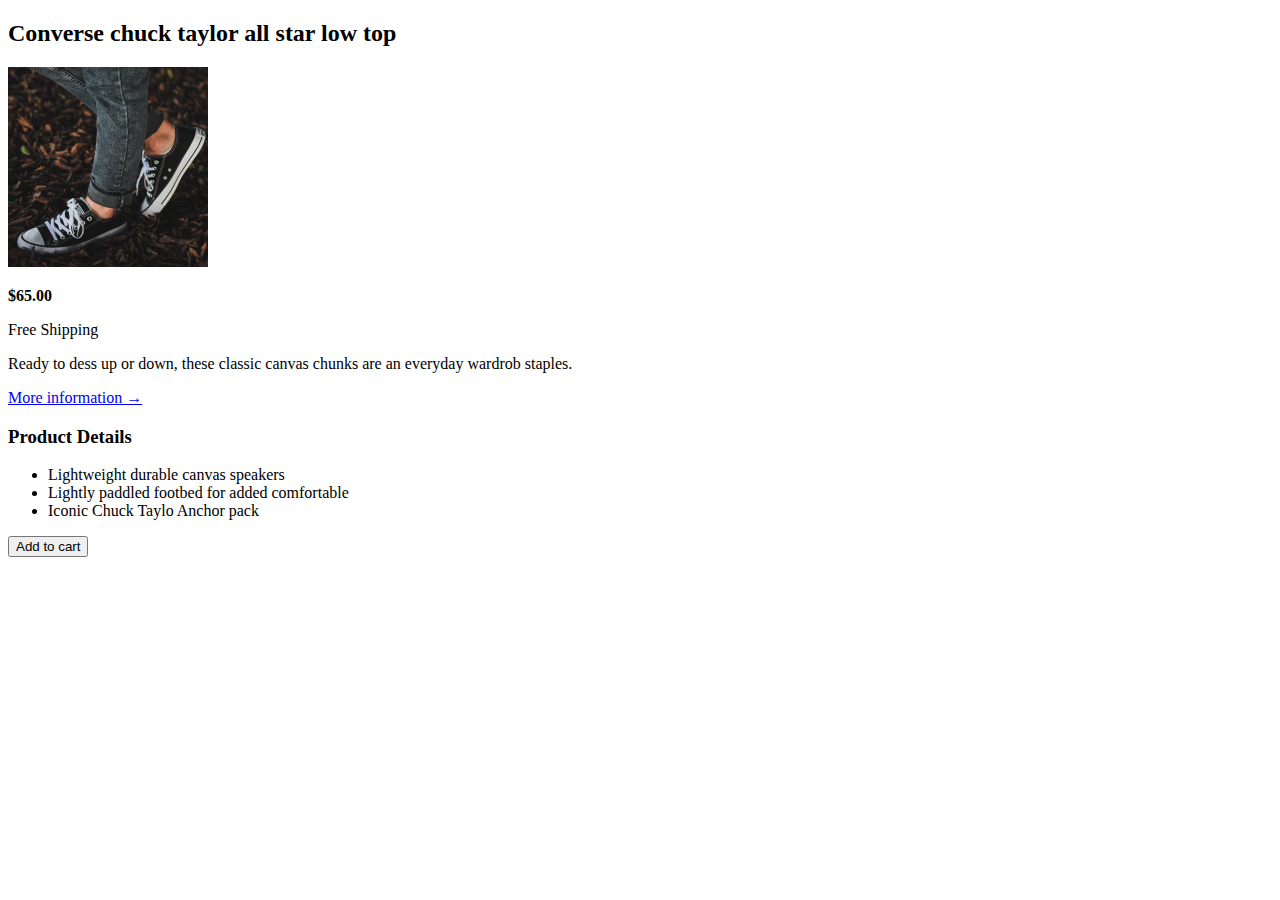
<file: HTML Fundamentals/challenge2.html>
<!DOCTYPE html>
<html lang="en">
  <head>
    <meta charset="UTF-8" />
    <meta http-equiv="X-UA-Compatible" content="IE=edge" />
    <meta name="viewport" content="width=device-width, initial-scale=1.0" />
    <title>Challange2</title>
  </head>
  <body>
    <article>
      <header>
        <h2>Converse chuck taylor all star low top</h2>
        <img
          src="img/challenges.jpg"
          alt="A person wearing a shoe"
          height="200"
          width="200"
        />
      </header>
      <p><strong>$65.00</strong></p>
      <p>Free Shipping</p>
      <p>
        Ready to dess up or down, these classic canvas chunks are an everyday
        wardrob staples.
      </p>
      <a href="#">More information &rarr;</a>
      <h3>Product Details</h3>
      <ul>
        <li>Lightweight durable canvas speakers</li>
        <li>Lightly paddled footbed for added comfortable</li>
        <li>Iconic Chuck Taylo Anchor pack</li>
      </ul>
      <button type="button">Add to cart</button>
    </article>
  </body>
</html>
</file>
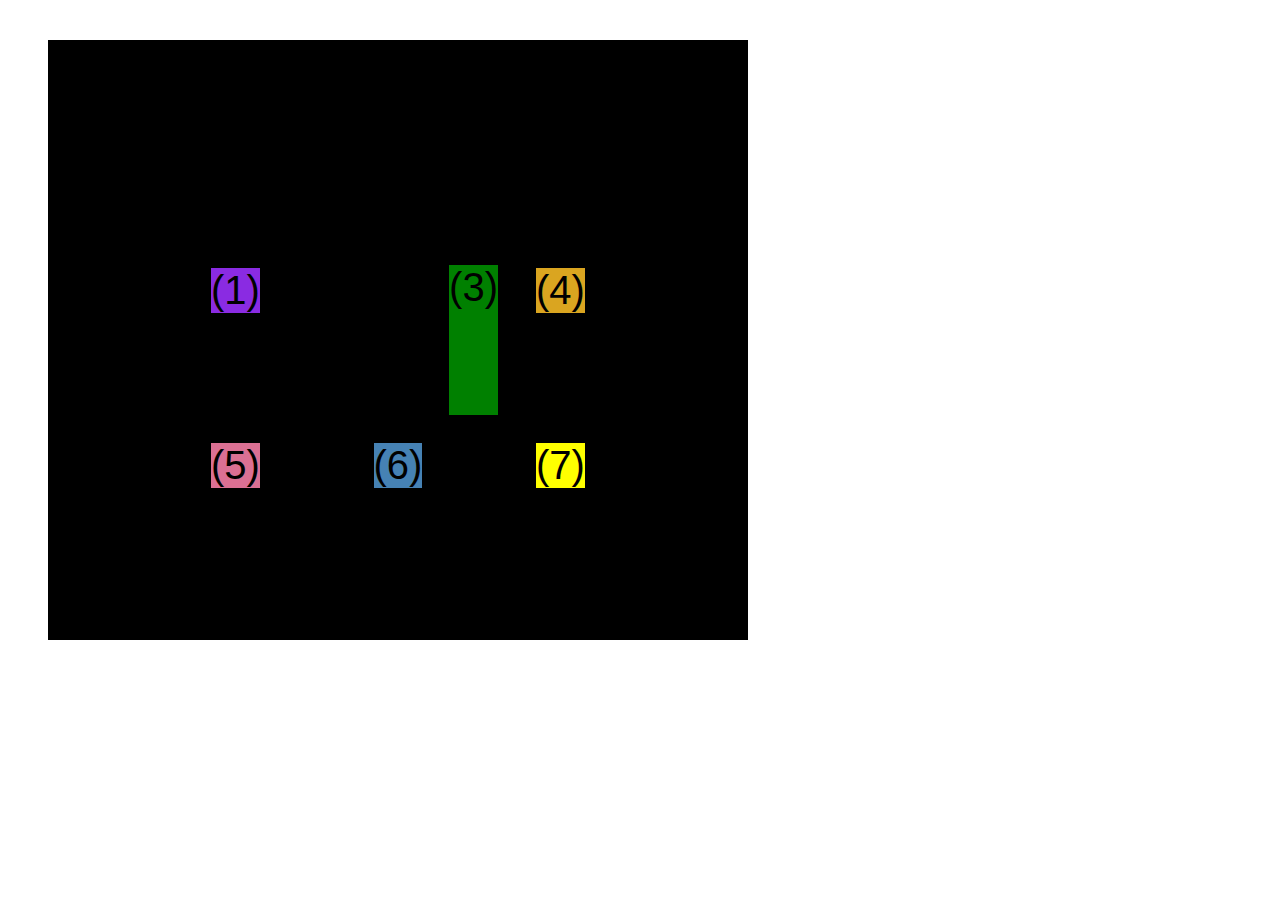
<file: HTML Fundamentals/css-grid.html>
<!DOCTYPE html>
<html lang="en">
  <head>
    <meta charset="UTF-8" />
    <meta http-equiv="X-UA-Compatible" content="IE=edge" />
    <meta name="viewport" content="width=device-width, initial-scale=1.0" />
    <title>CSS Grid</title>
    <style>
      .el--1 {
        background-color: blueviolet;
      }
      .el--2 {
        background-color: orangered;
      }
      .el--3 {
        background-color: green;
        height: 150px;
      }
      .el--4 {
        background-color: goldenrod;
      }
      .el--5 {
        background-color: palevioletred;
      }
      .el--6 {
        background-color: steelblue;
      }
      .el--7 {
        background-color: yellow;
      }
      .el--8 {
        background-color: crimson;
      }

      .container--1 {
        /* STARTER */
        font-family: sans-serif;
        background-color: #ddd;
        font-size: 40px;
        margin: 40px;

        /* CSS GRID */
        display: grid;
        /* grid-template-columns: 200px 200px 1fr 1fr; */
        /* grid-template-rows: 300px 200px; */

        /* grid-template-columns: 1fr 1fr 1fr auto; */
        grid-template-columns: repeat(4, 1fr);
        grid-template-rows: 1fr 1fr;
        /* height: 600px; */
        /* repeat(4, 1fr) == 1fr 1fr 1fr 1fr; */
        gap: 20px;
        /* column-gap: 30px;
        row-gap: 60px; */

        /* Temp */
        display: none;
      }

      .el--8 {
        grid-column: 2 / 3;
        grid-row: 1 / 2;
      }

      .el--2 {
        /* grid-column: 1 / 4;
        same as 
        grid-column: 1 / span 3; */

        /* 
        stretch from start to end  */
        grid-column: 1 / -1;
        grid-row: 2 / 3;
      }

      .el--6 {
        /* grid-row: 3 / 5; */
      }
      .container--2 {
        /* STARTER */

        font-family: sans-serif;
        background-color: black;
        font-size: 40px;
        margin: 40px;

        width: 700px;
        height: 600px;

        /* CSS GRID */
        display: grid;
        grid-template-columns: 125px 200px 125px;
        grid-template-rows: 250px 100px;

        /* Aligning tracks inside of the container: 
        distributing empty space */
        justify-content: center;
        /* justify-content: space-between; */

        align-content: center;

        /* Aligning items inside item cell */
        align-items: center;
        justify-items: center;
      }

      .el--3 {
        align-self: end;
        justify-self: end;
      }
    </style>
  </head>
  <body>
    <div class="container--1">
      <div class="el el--1">(1) HTML</div>
      <div class="el el--2">(2) and</div>
      <div class="el el--3">(3) CSS</div>
      <div class="el el--4">(4) are</div>
      <div class="el el--5">(5) amazing</div>
      <div class="el el--6">(6) languages</div>
      <!-- <div class="el el--7">(7) to</div> -->
      <div class="el el--8">(8) learn</div>
    </div>

    <div class="container--2">
      <div class="el el--1">(1)</div>
      <div class="el el--3">(3)</div>
      <div class="el el--4">(4)</div>
      <div class="el el--5">(5)</div>
      <div class="el el--6">(6)</div>
      <div class="el el--7">(7)</div>
    </div>
  </body>
</html>
<!--  -->
</file>
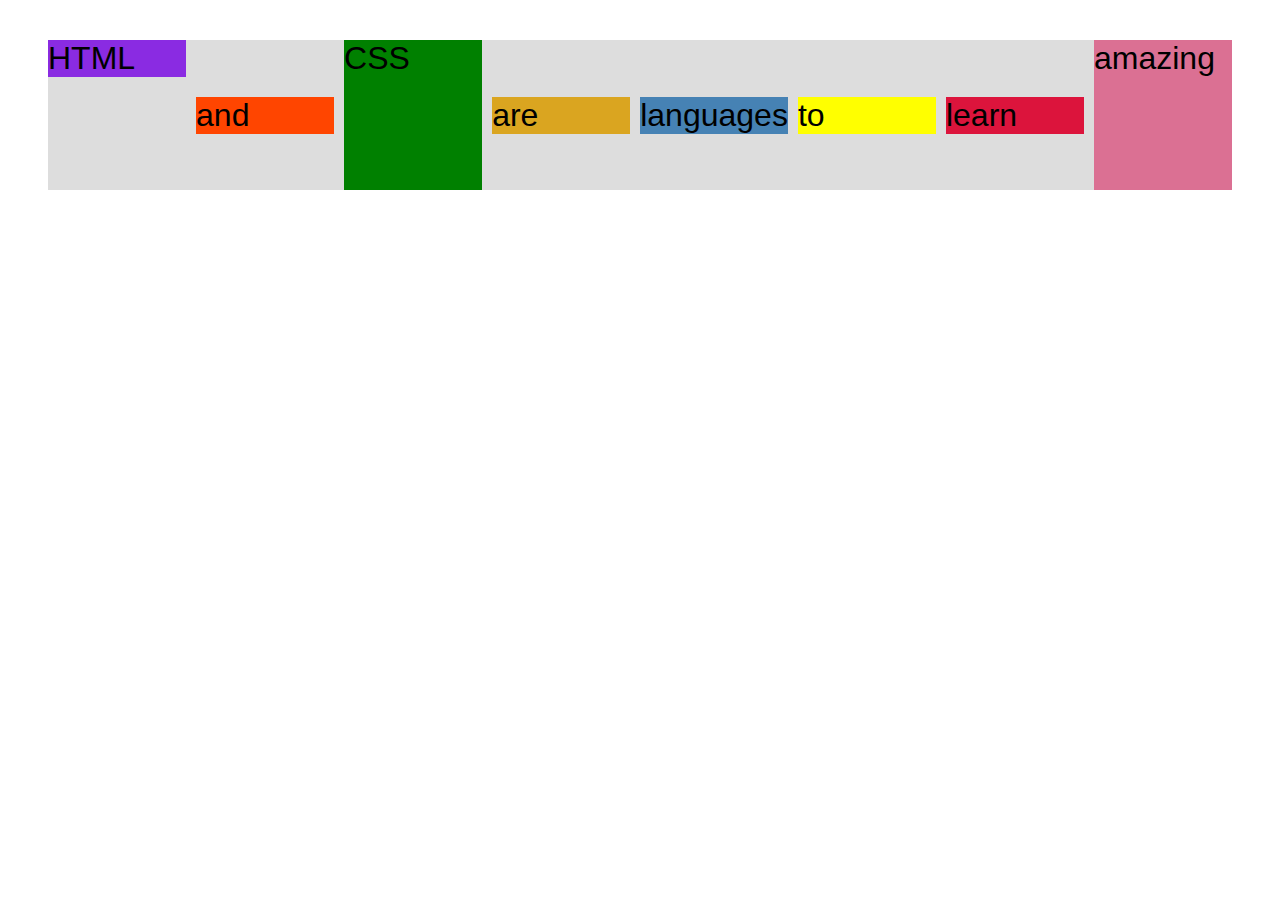
<file: HTML Fundamentals/flexbox.html>
<!DOCTYPE html>
<html lang="en">
  <head>
    <meta charset="UTF-8" />
    <meta http-equiv="X-UA-Compatible" content="IE=edge" />
    <meta name="viewport" content="width=device-width, initial-scale=1.0" />
    <title>Flexbox</title>
    <style>
      .el--1 {
        background-color: blueviolet;
      }
      .el--2 {
        background-color: orangered;
      }
      .el--3 {
        background-color: green;
        height: 150px;
      }
      .el--4 {
        background-color: goldenrod;
      }
      .el--5 {
        background-color: palevioletred;
      }
      .el--6 {
        background-color: steelblue;
      }
      .el--7 {
        background-color: yellow;
      }
      .el--8 {
        background-color: crimson;
      }

      .container {
        /* STARTER */
        font-family: sans-serif;
        background-color: #ddd;
        font-size: 32px;
        margin: 40px;

        /* FLEXBOX */
        display: flex;
        align-items: center;
        justify-content: flex-start;
        gap: 10px;
      }

      .el--1 {
        align-self: flex-start;
        /* order: 2; */
      }

      .el--5 {
        align-self: stretch;
        order: 1;
      }
      .el--6 {
        /* order: -1; */
      }

      .el {
        /* margin-right: 30px; */
        /*         
        DEFAULT VALUES
        flex-grow: 0;
        flex-shrink: 1;
        flex-basis: auto; */

        flex: 1;

        /*
        flex: 0 0 200px;

        Same as above shorthand property
        flex-grow: 0;
        flex-shrink: 0;
        flex-basis: 200px; */
      }

      .el--1 {
        /* flex-grow: 2; */
      }
    </style>
  </head>
  <body>
    <div class="container">
      <div class="el el--1">HTML</div>
      <div class="el el--2">and</div>
      <div class="el el--3">CSS</div>
      <div class="el el--4">are</div>
      <div class="el el--5">amazing</div>
      <div class="el el--6">languages</div>
      <div class="el el--7">to</div>
      <div class="el el--8">learn</div>
    </div>
  </body>
</html>
</file>
<file: 05-Design/style.css>
/*
SPACING SYSTEM (px)
2 / 4 / 8 / 12 / 16 / 24 / 32 / 48 / 64 / 80 / 96 / 128

FONT SIZE SYSTEM (px)
10 / 12 / 14 / 16 / 18 / 20 / 24 / 30 / 36 / 44 / 52 / 62 / 74 / 86 / 98
*/

/* 
MAIN COLOR: #087f5b 
GREY COLOR: #343a40
*/

* {
  margin: 0;
  padding: 0;
  box-sizing: border-box;
}

/* ------------------------ */
/* GENERAL STYLES */
/* ------------------------ */
body {
  font-family: 'Inter', sans-serif;
  color: #343a40;
  border-bottom: 8px solid #087f5b;
}

.container {
  width: 960px;
  margin: 0 auto;
}

header,
section {
  /* Taken from spacing system */
  /* 80 / 96 / 128 */
  margin-bottom: 96px;
}

h2 {
  /* / 24 / 30 / 36  */
  font-size: 36px;
  margin-bottom: 48px;
  /* Decrease letter spacing in headlines, if it looks
   unnatural */
  letter-spacing: -0.5px;
}

.grid-3-cols {
  display: grid;
  grid-template-columns: repeat(3, 1fr);
  column-gap: 80px;
}

.btn:link,
.btn:visited {
  background-color: #087f5b;
  color: #fff;
  text-decoration: none;
  text-transform: uppercase;
  padding: 16px 32px;
  display: inline-block;
  font-weight: 500;
  font-size: 18px;
  border-radius: 100px;
}

.btn:hover,
.btn:active {
  background-color: #099268;
}

.btn--big {
  font-size: 18px;
  padding: 16px 32px;
}

.btn--small {
  font-size: 14px !important;
  padding: 8px 12px !important;
}

img {
  border-radius: 12px;
}
/* ------------------------ */
/* COMPONENT STYLES */
/* ------------------------ */

/* HEADER */
header {
  display: grid;
  grid-template-columns: repeat(2, 1fr);
  column-gap: 80px;
  margin-top: 64px;
}

.header-text-box {
  align-self: center;
}

h1 {
  /* 24 / 32 / 48 */
  margin-bottom: 32px;
  /* / 44 / 52 / 62 / */
  /* Big Fonts for Header */
  font-size: 44px;
  /* For bigger size text, line-height should be less than 1.5 */
  line-height: 1.1;
  /* Decrease letter spacing in headlines, if it looks
  unnatural (this will come from experience) */
  letter-spacing: -1px;
}

.header-text {
  /* Use a font size between 16px and 32px for
  “normal” text */
  /* 16 / 18 / 20 */
  margin-bottom: 24px;
  font-size: 18px;
  /* For normal-sized text, use a line height
   between 1.5 and 2.   */
  line-height: 1.7;
}

img {
  width: 100%;
}

/* FEATURES */
.features-icon {
  stroke: #087f5b;
  width: 32px;
  height: 32px;
  margin-bottom: 24px;
}

.features-title {
  margin-bottom: 16px;
  font-size: 20px;
}

.features-text {
  font-size: 18px;
  /* For normal-sized text, use a line height
  between 1.5 and 2. */
  line-height: 1.7;
}

/* TESTIMONIAL */
.testimonial-section {
  background-color: #087f5b;
  color: #fff;
  padding: 24px;
  border-radius: 12px;
}

.testimonial-box {
  grid-column: 2 / -1;
  align-self: center;
}

.testimonial-box h2 {
  margin-bottom: 24px;
  /* 20 / 24/ 30 */
  font-size: 24px;
}

.testimonial-text {
  font-style: italic;
  margin-bottom: 24px;
  /* To keep text sizes consistent here, we will copy font size and line height
  from .feature-text class, because these noth are just regular text */
  font-size: 18px;
  line-height: 1.7;
  color: #e6fcf5;
}

.testimonial-author {
  color: #c3fae8;
}

/* CHAIRS */

.chair {
  box-shadow: 0 20px 30px 0 rgba(0, 0, 0, 0.07);
  border-radius: 12px;
}

.chair img {
  border-bottom-left-radius: 0px;
  border-bottom-right-radius: 0px;
}

.chair-box {
  padding: 32px;
}

h3 {
  margin-bottom: 24px;
  font-size: 20px;
}

.chair-details {
  list-style: none;
  margin-bottom: 48px;
}

.chair-details li {
  display: flex;
  align-items: center;
  gap: 12px;
  margin-bottom: 16px;
}

.chair-details li:last-child {
  margin-bottom: 0;
}

.chair-icon {
  stroke: #087f5b;
  width: 24px;
  height: 24px;
}

.chair-price {
  display: flex;
  justify-content: space-between;
  align-items: center;
  font-size: 20px;
}

footer {
  margin-bottom: 48px;
  /* 12/14/16 */
  font-size: 14px;
  color: #495057;
}
</file>
<file: HTML Fundamentals/style.css>
* {
  /* border-top: 10px solid black; */
  margin: 0;
  padding: 0;
  box-sizing: border-box;
}

/* main blocks of the page */
body {
  color: #444;
  font-family: sans-serif;
  position: relative;
  border-top: 10px solid #1098ad;
  /* the last property will not get inherited */
}

.container {
  width: 1200px;
  margin: 0 auto;
}

.main-header {
  background-color: #f7f7f7;
  padding: 20px 40px;
  /* margin-bottom: 60px; */
  /* height: 80px; */
  /* top bottom 20px and left right 40px */
}

.post-header {
  margin-bottom: 40px;
}

nav {
  font-size: 18px;
  /* text-align: center; */
}

article {
  /* margin-bottom: 60px; */
}

aside {
  background-color: #f7f7f7;
  border-top: 5px solid #1098ad;
  border-bottom: 5px solid #1098ad;
  padding: 50px 40px;
  /* Box-sizing added to the universal selector */
  /* box-sizing: border-box; */
  /* Removing width as it is now defined in 
  float at the bottom */
  /* width: 500px; */
}

/* smaller elements */
h1,
h2,
h3 {
  color: #1098ad;
}

h1 {
  font-size: 26px;
  text-transform: uppercase;
  font-style: italic;
}

h2 {
  font-size: 40px;
  margin-bottom: 30px;
  position: relative;
}

h3 {
  font-size: 30px;
  margin-bottom: 20px;
  margin-top: 40px;
}

h4 {
  font-size: 20px;
  text-transform: uppercase;
  text-align: center;
  margin-bottom: 30px;
}

p {
  font-size: 22px;
  line-height: 1.5;
  margin-bottom: 15px;
}

ol,
ul {
  margin-left: 50px;
  margin-bottom: 20px;
}

li {
  font-size: 20px;
  margin-bottom: 10px;
}

li:last-child {
  margin-bottom: 0;
}
/* footer p {
  font-size: 16px;
} */

/* header p {
  font-style: italic;
} */

#author {
  font-style: italic;
  font-size: 18px;
}

#copyright {
  font-size: 16px;
}

.related-author {
  font-size: 18px;
  font-weight: bold;
}

.related {
  list-style: none;
  margin-left: 0;
}

li:first-child {
  font-weight: bold;
}

li:last-child {
  font-style: italic;
}

li:last-child {
  /* font-style: italic; */
}

/* styling links */

a:link {
  color: #1098ad;
  text-decoration: none;
}

a:visited {
  /* color: #777; */
  color: #1098ad;
}

a:hover {
  color: orangered;
  font-weight: bold;
  text-decoration: underline orangered;
}

a:active {
  background-color: black;
  font-style: italic;
}

/* LVHA - order for defining <a> state */

.post-img {
  width: 100%;
  height: auto;
}

nav a:link {
  /* background-color: rgb(114, 129, 85);
  margin: 20px;
  display: block;
  padding: 20px; */
  margin-right: 30px;
  /* margin-top: 10px; */
  display: inline-block;
}

nav a:link:last-child {
  margin-right: 0;
}

button {
  font-size: 22px;
  padding: 20px;
  cursor: pointer;
  position: absolute;
  bottom: 50px;
  right: 50px;
}

h1::first-letter {
  font-style: normal;
  margin-right: 5px;
}

/* Json sibling element */
h3 + p::first-line {
  /* color: red; */
}

h2::after {
  content: 'TOP';
  background-color: yellow;
  color: black;
  font-size: 16px;
  font-weight: bold;
  display: inline-block;
  padding: 5px 10px;
  position: absolute;
  top: -15px;
  right: -25px;
}

/* resolving conflicts */
/* 
#copyright {
  color: red;
}

.copyright {
  color: blue;
}

.text {
  color: yellow;
}

footer p {
  color: green !important;
} */

/* FLOATS */
/* 
.author-img {
  float: left;
  margin-bottom: 20px;
}

.author {
  margin-top: 10px;
  margin-left: 20px;
  float: left;
}

h1 {
  float: left;
}

nav {
  float: right;
}

First way to cleat float
.clear {
  clear: both;
}

Second way to cleat float
.clearfix::after {
  clear: both;
  content: '';
  display: block;
}

article {
  width: 825px;
  float: left;
}

aside {
  width: 300px;
  float: right;
}

footer {
  clear: both;
} */

/* Using Flexbox */
/* For Main header and navbar */
.main-header {
  display: flex;
  align-items: center;
  justify-content: space-between;
}

/* For author image and name */
.author-box {
  display: flex;
  align-items: center;
  margin-bottom: 15px;
}

.author {
  margin-left: 15px;
  margin-bottom: 0;
}

/* for related posts section */
.related-post {
  display: flex;
  align-items: center;
  gap: 20px;
  margin-bottom: 30px;
}

.related-link:link {
  font-size: 17px;
  font-weight: bold;
  font-style: normal;
  margin-bottom: 5px;
  display: block;
}
.related-author {
  margin-bottom: 0;
  font-size: 14px;
  font-weight: normal;
  font-style: italic;
}

/* flexbox layout */
/* .row {
  display: flex;
  gap: 75px;
  margin-bottom: 60px;
  align-items: flex-start;
}

article {
  flex: 1;
  margin-bottom: 0;
}
aside {
  flex: 0 0 300px;
} */

/* Css Grid Layout */
.container {
  display: grid;
  grid-template-columns: 1fr 300px;
  column-gap: 75px;
  row-gap: 60px;
  align-items: start;
}

.main-header {
  grid-column: 1 / span 2;
  /* grid-column: 1 / -1; */
}

article {
}

aside {
}

footer {
  grid-column: 1/-1;
}
</file>
<file: Section 3 - Challenge 1/style.css>
* {
  margin: 0;
  padding: 0;
  box-sizing: border-box;
}

body {
  font-family: sans-serif;
  line-height: 1.4;
}

.product {
  border: 4px solid black;
  width: 825px;
  margin: 50px auto;
  position: relative;
  display: grid;
  grid-template-columns: 200px 1fr 1fr;
  column-gap: 40px;
  align-items: stretch;
}
/* 
.row {
  justify-content: space-between;
  display: flex;
  gap: 40px;
} */

.product-img {
  height: auto;
  /* float: left; */
  /* margin-right: 40px; */
}

.product-info {
  /* (container size - container border - 
  image width - size between floated elements)
  = (825 - 8 - 250 - 40) / 2  = 243 */
  /* width: 243px; */
  /* float: left; */
  /* margin-right: 40px; */
  margin-top: 20px;
  margin-bottom: 10px;
  flex: 1;
}

.product-properties {
  /* width: 243px; */
  /* float: left; */
  margin-top: 20px;
  flex: 1;
}

.sale {
  position: absolute;
  background-color: red;
  color: white;
  font-weight: bold;
  letter-spacing: 3px;
  text-transform: uppercase;
  top: -20px;
  left: -20px;
  display: inline-block;
  padding: 7px 15px;
}
/* Prodcu title */
.product-title {
  text-transform: uppercase;
  text-align: center;
  background-color: #f7f7f7;
  font-size: 20px;
  padding: 15px 0;
}

/* product information */

.product-price-row {
  display: flex;
  justify-content: space-between;
  align-items: center;
  margin-bottom: 20px;
}

.price {
  font-size: 20px;
  font-weight: bold;
  /* float: left; */
}

.shipping {
  color: #777;
  text-transform: uppercase;
  font-size: 14px;
  font-weight: bold;
  /* float: right; */
  /* margin-top: 3px; */
}

.product-details {
  /* clear: both; */
  margin-bottom: 10px;
}

.more-info:link {
  margin-bottom: 30px;
}

.more-info:link,
.more-info:visited {
  color: black;
}

.more-info:hover,
.more-info:active {
  text-decoration: none;
}

.colors {
  display: flex;
  margin-top: 20px;
  gap: 15px;
}

.color {
  height: 25px;
  width: 25px;
}

.color-red {
  background-color: red;
}

.color-green {
  background-color: green;
}

.color-black {
  background-color: black;
}

.color-orange {
  background-color: orange;
}
.color-yellow {
  background-color: yellow;
}

.color-blue {
  background-color: blue;
}

.details-title {
  text-transform: uppercase;
  font-size: 16px;
  margin-bottom: 5px;
}

.details-list {
  list-style: square;
  margin-left: 20px;
}

.details-list li {
  margin-bottom: 5px;
}

/* Button */

.add-cart {
  background-color: black;
  color: white;
  text-transform: uppercase;
  border: none;
  font-size: 20px;
  cursor: pointer;
  width: 100%;
  padding: 10px 0;
  border-top: 4px solid black;
  clear: both;
}

.add-cart:hover {
  background-color: white;
  color: black;
}

/* Css Grid */
.product-title {
  grid-column: 1/-1;
}

.add-cart {
  grid-column: 1/-1;
}
</file>
